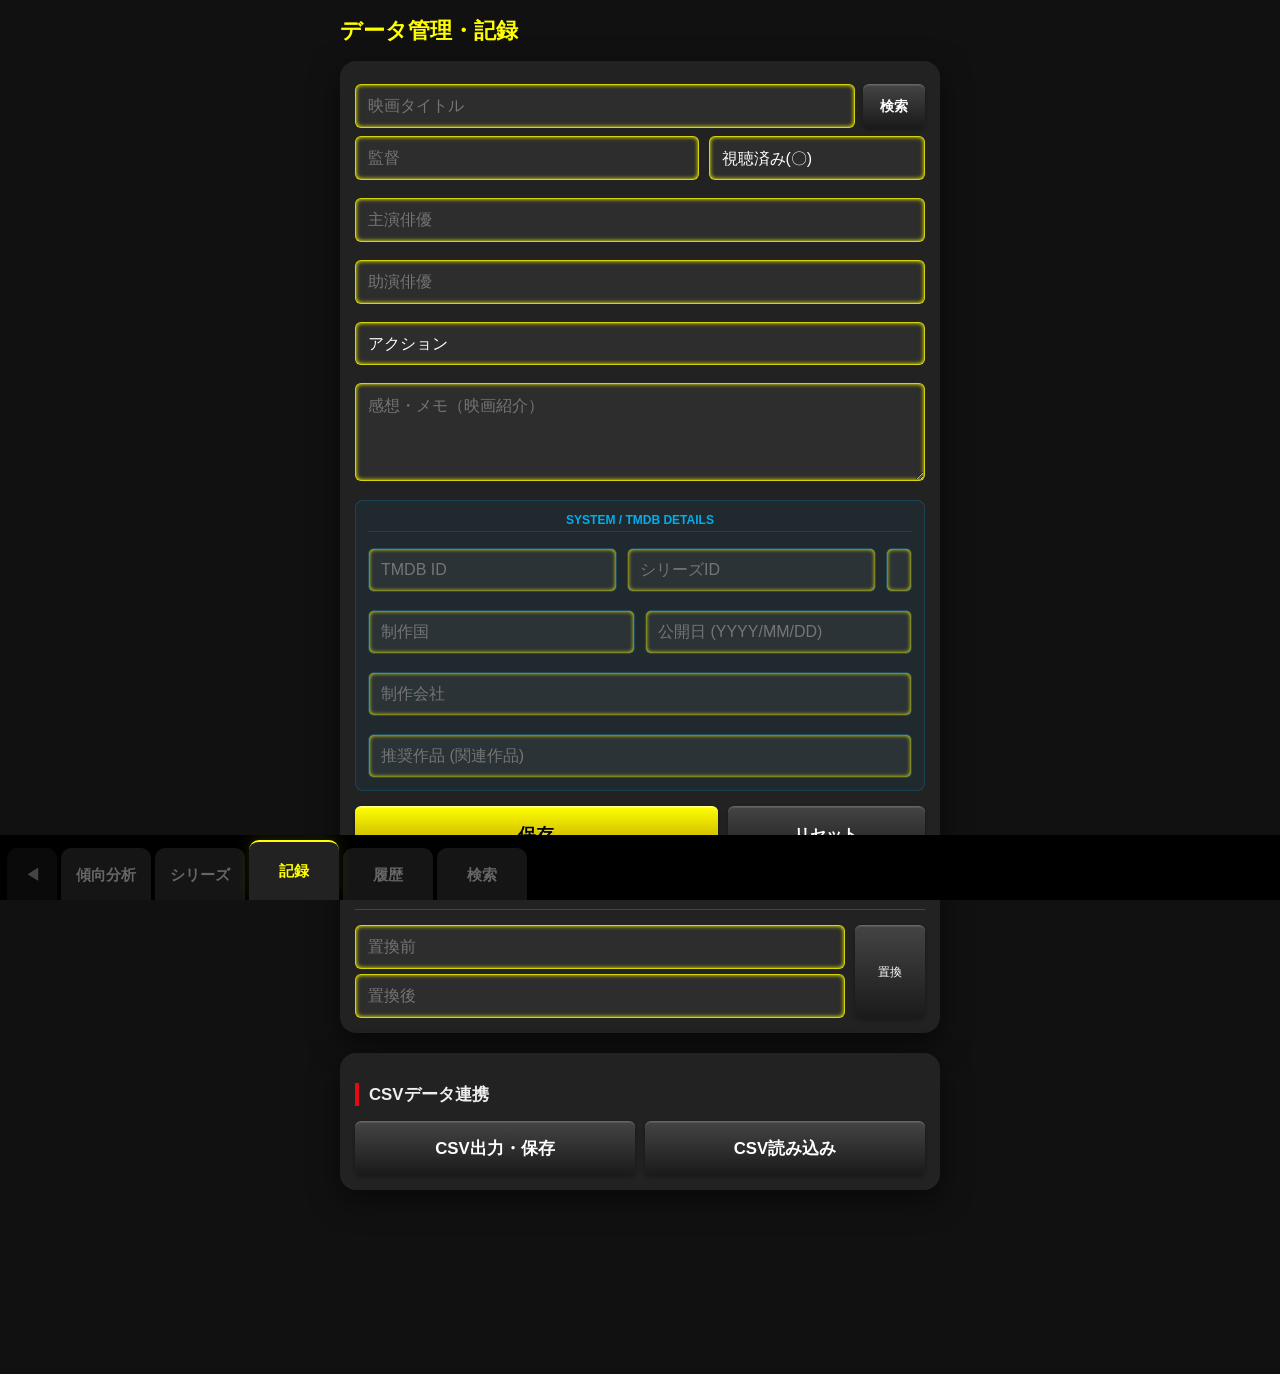
<file: input.html>
<!DOCTYPE html>
<html lang="ja">
<head>
    <meta charset="UTF-8">
    <meta name="viewport" content="width=device-width, initial-scale=1.0, user-scalable=no, viewport-fit=cover">
    <title>記録 - 映画鑑賞管理 Pro</title>
    <link rel="manifest" href="manifest.json">
    <meta name="apple-mobile-web-app-capable" content="yes">
    <meta name="apple-mobile-web-app-status-bar-style" content="black-translucent">
    <link rel="stylesheet" href="style.css">
    <script src="datasource.js"></script>
    <script src="tmdb_api.js"></script>
    <script src="common.js"></script>
    <style>
        /* レイアウト・色彩・デザイン規律の完全維持 */
        #inputHeader { 
            color: #ffff00; 
            font-weight: bold; 
        }
        
        .tmdb-data-section {
            background: rgba(0, 173, 239, 0.05);
            border: 1px solid rgba(0, 173, 239, 0.2);
            border-radius: 8px;
            padding: 12px;
            margin: 15px 0;
        }

        .tmdb-section-label {
            display: block;
            font-size: 0.75rem;
            color: #00adef;
            margin-bottom: 8px;
            font-weight: bold;
            text-align: center;
            border-bottom: 1px solid rgba(0, 173, 239, 0.2);
            padding-bottom: 4px;
        }

        .admin-fields-group { 
            display: flex; 
            gap: 10px; 
            margin-bottom: 10px; 
        }
        
        /* --- 入力項目のサイバー・グロウ演出 --- */
        input, select, textarea {
            background: rgba(255, 255, 255, 0.05) !important;
            color: #fff !important;
            border-radius: 6px;
            /* 通常時：薄い黄色のネオン境界線 */
            border: 1px solid rgba(255, 255, 0, 0.8) !important;
            box-shadow: inset 0 0 4px rgba(255, 255, 0, 1.5);
            transition: all 0.3s ease;
            outline: none;
        }

        /* フォーカス時：鮮やかなイエロー発光 */
        input:focus, select:focus, textarea:focus {
            border: 1px solid #ffff00 !important;
            box-shadow: 0 0 12px rgba(255, 255, 0, 0.4), inset 0 0 6px rgba(255, 255, 0, 0.1);
            background: rgba(255, 255, 0, 0.08) !important;
        }

        /* SYSTEMセクション内も規律を維持しつつフォーカス時は黄色に */
        .tmdb-data-section input {
            border: 1px solid rgba(0, 173, 239, 0.2) !important;
            color: #ccc !important;
        }
        .tmdb-data-section input:focus {
            border: 1px solid #ffff00 !important;
            box-shadow: 0 0 12px rgba(255, 255, 0, 0.4);
        }

        .replace-section {
            margin-top: 20px;
            padding-top: 15px;
            border-top: 1px dashed rgba(255,255,255,0.2);
        }

        /* --- メタリック・ボタン仕様 --- */
        .btn-save {
            background: linear-gradient(to bottom, #ffff00 0%, #aa8800 100%) !important;
            color: #000 !important;
            border: none;
            border-top: 1px solid #ffff88;
            box-shadow: inset 0 1px 0 rgba(255, 255, 255, 0.3), 0 2px 4px rgba(0,0,0,0.3);
            font-weight: bold;
            text-shadow: 0 1px 0 rgba(255, 255, 255, 0.4);
            border-radius: 6px;
            transition: transform 0.1s;
        }

        .btn-search, .btn-data, .btn-csv, .btn-reset {
            background: linear-gradient(to bottom, #444 0%, #1a1a1a 100%) !important;
            color: #fff !important;
            border: none;
            border-top: 1px solid #666;
            box-shadow: inset 0 1px 0 rgba(255, 255, 255, 0.1), 0 2px 4px rgba(0,0,0,0.3);
            border-radius: 6px;
            transition: transform 0.1s;
        }

        .btn-save:active, .btn-search:active, .btn-data:active, .btn-csv:active, .btn-reset:active {
            transform: scale(0.97);
            box-shadow: inset 0 2px 5px rgba(0,0,0,0.5);
        }

        /* 新ナビゲーションバー（スライド機能＋境界線なし） */
.nav-bar {
    position: fixed; bottom: 0; left: 0; right: 0;
    display: flex; align-items: flex-end;
    background: #000;
    padding: 0 5px env(safe-area-inset-bottom);
    z-index: 1000;
    height: 65px;
    border-top: none !important; /* 外枠の線を消す */
    box-shadow: none !important;
}
        /* スワイプ領域 */
        .nav-scroll-container {
            flex: 1; display: flex; align-items: flex-end;
            overflow-x: auto; overflow-y: hidden; height: 100%;
            -webkit-overflow-scrolling: touch;
        }
        .nav-scroll-container::-webkit-scrollbar { display: none; }

.nav-item {
    flex: 0 0 90px; position: relative;
    text-align: center; text-decoration: none;
    height: 50px;
    display: flex; flex-direction: column; justify-content: center; align-items: center;
    background: #151515;
    margin: 0 2px;
    border-radius: 10px 10px 0 0;
    color: #666; font-size: 0.95rem; font-weight: bold;
    transition: all 0.3s ease;
    border-top: 2px solid transparent;
        }
.nav-item.active {
    height: 58px;
    background: #222;
    color: #fff;
    border-top: 2px solid currentColor; 
    border-radius: 10px 10px 0 0;
    z-index: 2;
}

.active-input { 
    color: #ffff00 !important; 
    border-top: 2px solid #ffff00 !important; 
    box-shadow: 0 -5px 15px rgba(255, 255, 0, 0.1);
}

        /* 戻るボタン専用 */
        .nav-back { flex: 0 0 50px; background: #0a0a0a; color: #444; }
    </style>
</head>
<body>

<div id="tmdbOverlay" class="search-results-overlay">
    <div class="search-results-container">
        <h2 style="color:var(--primary); border:none;">候補を選択してください</h2>
        <div id="tmdbResultsList"></div>
        <button class="btn-reset" onclick="closeTmdbOverlay()" style="margin-top:15px; width:100%;">キャンセル</button>
    </div>
</div>

<div class="container" style="padding-bottom: 100px;">
    <div id="page-input" class="page active">
        <h1 id="inputHeader">データ管理・記録</h1>
        
        <div class="card">
            <input type="hidden" id="editKey"> 
            <input type="hidden" id="isCopyMode" value="false">
            
            <div class="search-row">
                <input type="text" id="movieTitle" placeholder="映画タイトル">
                <button type="button" class="btn-search" id="btn-search-trigger" onclick="searchTmdbMovie()">検索</button>
            </div>

            <div style="display:flex; gap:10px; margin-bottom:10px;">
                <input type="text" id="movieDirector" placeholder="監督" style="flex:1;">
                <select id="movieStatus" style="flex:0.6;">
                    <option value="〇" selected>視聴済み(〇)</option>
                    <option value="◎">お気に入り(◎)</option>
                    <option value="×">駄作(×)</option>
                    <option value="□">未視聴(□)</option>
                </select>
            </div>

            <input type="text" id="leadActor" placeholder="主演俳優" style="margin-bottom:10px;">
            <input type="text" id="subActor" placeholder="助演俳優" style="margin-bottom:10px;">
            
            <select id="movieGenre" style="margin-bottom:10px;">
                <option value="SF">SF</option><option value="アクション" selected>アクション</option>
                <option value="ドラマ">ドラマ</option><option value="アニメ">アニメ</option>
                <option value="サスペンス">サスペンス</option><option value="コメディ">コメディ</option>
                <option value="ファンタジー">ファンタジー</option><option value="ホラー">ホラー</option>
            </select>

            <textarea id="movieComment" rows="4" placeholder="感想・メモ（映画紹介）"></textarea>

            <div class="tmdb-data-section">
                <span class="tmdb-section-label">SYSTEM / TMDB DETAILS</span>
                <div class="admin-fields-group">
                    <input type="text" id="tmdbId" placeholder="TMDB ID">
                    <input type="text" id="seriesId" placeholder="シリーズID">
                    <input type="text" id="tmdbVote" placeholder="評価" style="flex:0.5;">
                </div>
                <div class="admin-fields-group">
                    <input type="text" id="country" placeholder="制作国">
                    <input type="text" id="releaseFullDate" placeholder="公開日 (YYYY/MM/DD)">
                </div>
                <input type="text" id="company" class="system-input-field" placeholder="制作会社" style="margin-bottom:10px; width:100%; box-sizing:border-box;">
                <input type="text" id="recommended" class="system-input-field" placeholder="推奨作品 (関連作品)" style="width:100%; box-sizing:border-box;">
                <input type="hidden" id="imageUrl">
            </div>

            <div class="action-group">
                <button id="saveBtn" class="btn-save" onclick="saveLog()">保存</button>
                <button type="button" class="btn-reset" onclick="resetForm()">リセット</button>
            </div>

            <div class="replace-section">
                <div class="replace-container">
                    <div class="replace-inputs">
                        <input type="text" id="replaceFrom" placeholder="置換前">
                        <input type="text" id="replaceTo" placeholder="置換後">
                    </div>
                    <button type="button" class="btn-data" onclick="executeReplace()">置換</button>
                </div>
            </div>
        </div>
        
        <div class="card">
            <h2>CSVデータ連携</h2>
            <div class="csv-menu-grid">
                <button class="btn-csv" onclick="exportCSV()">CSV出力・保存</button>
                <button class="btn-csv" onclick="document.getElementById('csvFile').click()">CSV読み込み</button>
            </div>
            <input type="file" id="csvFile" style="display:none;" accept=".csv" onchange="importCSV(this)">
        </div>
    </div>
</div>

<nav class="nav-bar">
    <a href="javascript:history.back()" class="nav-item nav-back">◀︎</a>
    <div class="nav-scroll-container">
        <a href="index.html" class="nav-item">傾向分析</a>
        <a href="series.html" class="nav-item">シリーズ</a>
        <a href="input.html" class="nav-item active active-input">記録</a>
        <a href="history.html" class="nav-item">履歴</a>
        <a href="search.html" class="nav-item">検索</a>
    </div>
</nav>
<script>
    const safeKatakana = (str) => {
        if (typeof toFullWidthKatakana === 'function') return toFullWidthKatakana(str);
        return str;
    };

    window.onload = function() {
        // アクティブなタブまでスクロール
        const activeItem = document.querySelector('.nav-item.active');
        if (activeItem) {
            activeItem.scrollIntoView({ behavior: 'smooth', inline: 'center', block: 'nearest' });
        }

        const logs = loadMovies(); 
        const params = new URLSearchParams(window.location.search);
        const key = params.get('key'); 
        const isCopy = params.get('copy') === 'true';
        const fromRec = params.get('from');

        const recData = sessionStorage.getItem('recMovie');
        if (fromRec === 'rec' && recData) {
            const m = JSON.parse(recData);
            document.getElementById('tmdbId').value = m.tmdbId !== undefined ? m.tmdbId : 0;
            document.getElementById('seriesId').value = m.seriesId || "";
            document.getElementById('tmdbVote').value = m.tmdbVote || 0;
            document.getElementById('movieTitle').value = m.title || "";
            document.getElementById('movieDirector').value = m.director || "";
            document.getElementById('leadActor').value = m.leadActor || "";
            document.getElementById('subActor').value = m.subActors || "";
            document.getElementById('movieGenre').value = m.genre || "アクション";
            document.getElementById('movieComment').value = m.comment || "";
            document.getElementById('releaseFullDate').value = m.releaseFullDate || "";
            document.getElementById('country').value = m.country || "";
            document.getElementById('company').value = m.company || "";
            document.getElementById('recommended').value = m.recommended || "";
            document.getElementById('imageUrl').value = m.imageUrl || "";
            document.getElementById('movieStatus').value = m.status || "□";
            sessionStorage.removeItem('recMovie');
            document.getElementById('inputHeader').innerText = "おすすめを登録";
        } else if (key) {
            const m = logs.find(l => String(l[15]) === String(key)); 
            if(m) {
                if (isCopy) {
                    fillFormForCopy(m);
                    document.getElementById('saveBtn').innerText = "追加保存";
                    document.getElementById('isCopyMode').value = "true";
                } else {
                    fillFormFull(m);
                    document.getElementById('editKey').value = m[15]; 
                    document.getElementById('saveBtn').innerText = "更新";
                }
            }
        }
    };

    function fillFormForCopy(m) {
        document.getElementById('tmdbId').value = ""; 
        document.getElementById('movieTitle').value = m[2] || ""; 
        document.getElementById('movieDirector').value = m[3] || "";
        document.getElementById('movieGenre').value = m[4] || "アクション";
        document.getElementById('movieComment').value = m[7] || ""; 
        document.getElementById('movieStatus').value = m[12] || "〇";
        document.getElementById('leadActor').value = m[13] || ""; 
        document.getElementById('subActor').value = m[14] || "";
        document.getElementById('releaseFullDate').value = m[5] || "";
        document.getElementById('country').value = m[9] || "";
    }

    function fillFormFull(m) {
        document.getElementById('tmdbId').value = m[0] || "";
        document.getElementById('seriesId').value = m[1] || "";
        document.getElementById('movieTitle').value = m[2] || ""; 
        document.getElementById('movieDirector').value = m[3] || "";
        document.getElementById('movieGenre').value = m[4] || "アクション";
        document.getElementById('releaseFullDate').value = m[5] || ""; 
        document.getElementById('tmdbVote').value = m[6] || "";       
        document.getElementById('movieComment').value = m[7] || ""; 
        document.getElementById('imageUrl').value = m[8] || "";
        document.getElementById('country').value = m[9] || "";
        document.getElementById('company').value = m[10] || "";
        document.getElementById('recommended').value = m[11] || "";
        document.getElementById('movieStatus').value = m[12] || "〇";
        document.getElementById('leadActor').value = m[13] || ""; 
        document.getElementById('subActor').value = m[14] || "";
    }

    async function searchTmdbMovie() {
        const title = document.getElementById('movieTitle').value.trim();
        if (!title) return;
        try {
            const res = await fetch(`https://api.themoviedb.org/3/search/movie?api_key=${TMDB_API_KEY}&query=${encodeURIComponent(title)}&language=ja-JP`);
            const data = await res.json();
            if (data.results?.length > 0) showTmdbOverlay(data.results);
            else alert("映画が見つかりませんでした。");
        } catch (e) { alert("検索エラーが発生しました。"); }
    }

    function showTmdbOverlay(movies) {
        const list = document.getElementById('tmdbResultsList');
        list.innerHTML = movies.map(m => `
            <div class="search-item" onclick="fetchMovieDetails('${m.id}')">
                <img src="${m.poster_path ? 'https://image.tmdb.org/t/p/w92' + m.poster_path : 'https://via.placeholder.com/60x90'}">
                <div style="flex:1;">
                    <div style="color:var(--accent); font-weight:bold; font-size:1rem;">${m.title}</div>
                    <div style="color:#888; font-size:0.8rem;">${m.release_date || '不明'}</div>
                </div>
            </div>`).join('');
        document.getElementById('tmdbOverlay').style.display = 'block';
    }

    function closeTmdbOverlay() { document.getElementById('tmdbOverlay').style.display = 'none'; }

    async function fetchMovieDetails(id) {
        try {
            const m = await (await fetch(`https://api.themoviedb.org/3/movie/${id}?api_key=${TMDB_API_KEY}&language=ja-JP&append_to_response=credits,recommendations`)).json();
            document.getElementById('tmdbId').value = m.id || 0;
            document.getElementById('seriesId').value = m.belongs_to_collection ? m.belongs_to_collection.id : "";
            document.getElementById('tmdbVote').value = m.vote_average || 0;
            document.getElementById('imageUrl').value = m.poster_path ? 'https://image.tmdb.org/t/p/w500' + m.poster_path : "";
            document.getElementById('country').value = m.production_countries?.map(c => c.name).join(', ') || "";
            document.getElementById('company').value = m.production_companies?.map(c => c.name).join(', ') || "";
            const recTitles = m.recommendations?.results?.slice(0, 3).map(r => r.title).join(', ') || "";
            document.getElementById('recommended').value = recTitles;
            document.getElementById('movieTitle').value = m.title || "";
            document.getElementById('movieDirector').value = m.credits?.crew?.find(c => c.job === "Director")?.name || "";
            document.getElementById('leadActor').value = m.credits?.cast?.[0]?.name || "";
            document.getElementById('subActor').value = m.credits?.cast?.[1]?.name || "";
            document.getElementById('releaseFullDate').value = m.release_date || "";
            document.getElementById('movieComment').value = m.overview || "";
            document.getElementById('movieStatus').value = "〇";
            closeTmdbOverlay();
        } catch (e) { console.error(e); alert("詳細取得エラー。"); }
    }

    function saveLog() {
        const title = document.getElementById('movieTitle').value; 
        if(!title) return;
        const editKey = document.getElementById('editKey').value;
        const isCopy = document.getElementById('isCopyMode').value === "true";
        const now = new Date();
        const timestamp = now.getFullYear() + "/" + String(now.getMonth() + 1).padStart(2, '0') + "/" + String(now.getDate()).padStart(2, '0') + " " + String(now.getHours()).padStart(2, '0') + ":" + String(now.getMinutes()).padStart(2, '0') + ":" + String(now.getSeconds()).padStart(2, '0');
        const finalTmdbId = document.getElementById('tmdbId').value.trim() === "" ? "0" : document.getElementById('tmdbId').value;

        const data = [
            finalTmdbId, document.getElementById('seriesId').value || "", safeKatakana(title), safeKatakana(document.getElementById('movieDirector').value),
            document.getElementById('movieGenre').value, document.getElementById('releaseFullDate').value || "", document.getElementById('tmdbVote').value || 0,
            safeKatakana(document.getElementById('movieComment').value), document.getElementById('imageUrl').value || "", document.getElementById('country').value || "",
            document.getElementById('company').value || "", document.getElementById('recommended').value || "", document.getElementById('movieStatus').value,
            safeKatakana(document.getElementById('leadActor').value), safeKatakana(document.getElementById('subActor').value), (editKey && !isCopy) ? editKey : timestamp                                    
        ];

        const logs = loadMovies();
        if (editKey && !isCopy) { 
            const idx = logs.findIndex(l => String(l[15]) === String(editKey)); 
            if(idx > -1) { logs[idx] = data; saveMovies(logs); }
        } else { logs.push(data); saveMovies(logs); }
        alert("保存しました。");
        location.href = "history.html";
    }

    function resetForm() { if(confirm("入力をリセットしますか？")) location.href = "input.html"; }

    async function exportCSV() {
        const freshLogs = loadMovies();
        if (freshLogs.length === 0) { alert("出力するデータがありません。"); return; }
        const now = new Date();
        const dateStr = now.getFullYear() + String(now.getMonth() + 1).padStart(2, '0') + String(now.getDate()).padStart(2, '0');
        const fileName = `movie_logs_ver09_${dateStr}.csv`;
        let csv = "TMDB_ID,SERIES_ID,タイトル,監督,ジャンル,公開日,TMDb評価,紹介文,画像URL,制作国,制作会社,推奨作品,ステータス,主演,助演,登録日時\n";
        freshLogs.forEach(l => { 
            const clean = l.map(field => `"${(field || "").toString().replace(/\r?\n/g, " ").replace(/"/g, '""')}"`);
            csv += clean.join(",") + "\n";
        });
        const blob = new Blob([new Uint8Array([0xEF, 0xBB, 0xBF]), csv], { type: 'text/csv' });
        if (navigator.share && navigator.canShare && navigator.canShare({ files: [new File([blob], fileName, { type: 'text/csv' })] })) {
            try { await navigator.share({ files: [new File([blob], fileName, { type: 'text/csv' })], title: '映画鑑賞データ保存', text: 'CSVファイルを保存します。' }); } catch (err) { if (err.name !== "AbortError") legacyDownload(blob, fileName); }
        } else { legacyDownload(blob, fileName); }
    }

    function legacyDownload(blob, fileName) {
        const link = document.createElement('a'); link.href = URL.createObjectURL(blob); link.download = fileName;
        document.body.appendChild(link); link.click(); document.body.removeChild(link);
        alert(`ダウンロードを開始しました。\n(ファイル名: ${fileName})`);
    }

    function importCSV(input) {
        const file = input.files[0]; if (!file) return;
        const reader = new FileReader();
        reader.onload = function(e) {
            const text = e.target.result; const lines = text.split(/\r?\n/); const newLogs = [];
            for (let i = 1; i < lines.length; i++) {
                if (!lines[i].trim()) continue;
                const row = lines[i].match(/(".*?"|[^",\s]+)(?=\s*,|\s*$)/g);
                if (row) { newLogs.push(row.map(v => v.replace(/^"|"$/g, '').replace(/""/g, '"'))); }
            }
            if (newLogs.length > 0) { saveMovies(newLogs); alert(newLogs.length + " 件のデータを読み込みました。"); location.reload(); }
        };
        reader.readAsText(file);
    }

    function executeReplace() {
        const f = document.getElementById('replaceFrom').value;
        const t = document.getElementById('replaceTo').value;
        if(!f) return;
        let movies = loadMovies();
        movies = movies.map(m => m.map(field => (typeof field === 'string') ? field.split(f).join(t) : field));
        saveMovies(movies);
        alert("置換が完了しました。");
        location.reload();
    }
</script>
</body>
</html>
</file>
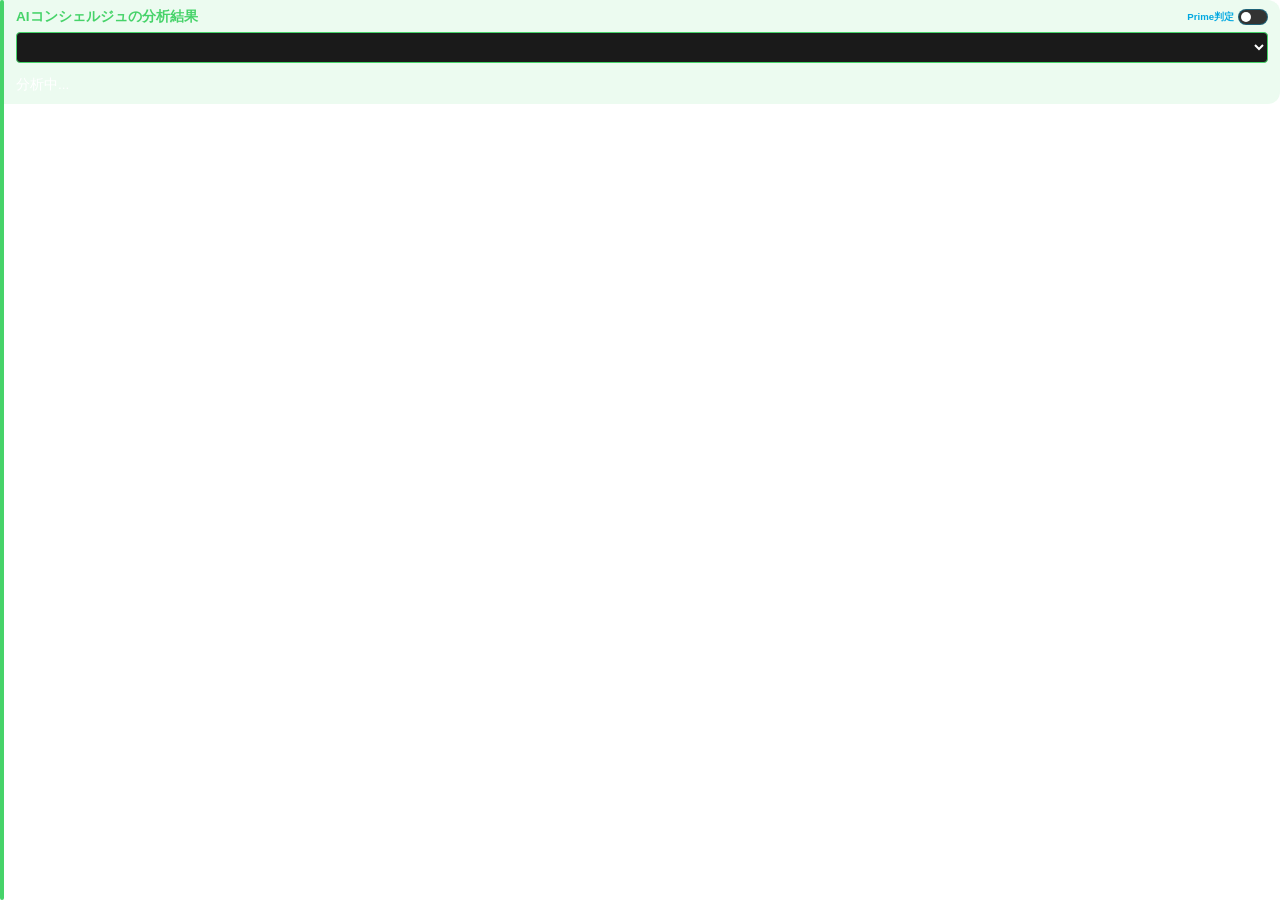
<file: parts_ai_rec.html>
<!DOCTYPE html>
<html lang="ja">
<head>
<meta charset="UTF-8">
<meta name="viewport" content="width=device-width, initial-scale=1.0, user-scalable=no, viewport-fit=cover">

<script src="datasource.js"></script>
<script src="tmdb_api.js"></script>
<script src="common.js"></script>

<style>
/* ===== S10 スタイル定義 ===== */

:root { --accent:#e50914; --ai-green:#46d369; --prime-blue:#00a8e1; --disabled-grey:#555; }

html, body{
margin:0;
padding:0;
background:transparent;
color:#fff;
font-family:sans-serif;
overflow:hidden;
height:100%;
}

.ai-analysis-container{
display:flex;
flex-direction:column;
height:100vh;
height:100dvh;
position:relative;
padding-left:0;
margin:0;
}

.ai-analysis-container::before{
content:"";
position:absolute;
left:0;
top:0;
bottom:0;
width:4px;
background:var(--ai-green);
border-radius:4px;
z-index:2;
}

/* ヘッダー */
.ai-header-flex{
flex:0 0 auto;
display:flex;
flex-direction:column;
background:rgba(70,211,105,0.1);
border-radius:0 12px 0 0;
padding:8px 12px 8px 16px;
gap:6px;
}

.ai-header-row1{
display:flex;
align-items:center;
gap:10px;
}

.ai-header-row2{
width:100%;
}

.ai-title-label{
font-weight:bold;
color:var(--ai-green);
font-size:0.85rem;
white-space:nowrap;
}

.prime-switch-wrapper{
display:flex;
align-items:center;
gap:4px;
margin-left:auto;
}

.prime-switch-text{
font-size:0.6rem;
color:var(--prime-blue);
font-weight:bold;
white-space:nowrap;
}

.prime-switch{
position:relative;
display:inline-block;
width:30px;
height:16px;
}

.prime-switch input{
opacity:0;
width:0;
height:0;
}

.prime-slider{
position:absolute;
cursor:pointer;
top:0;
left:0;
right:0;
bottom:0;
background-color:#333;
transition:.4s;
border-radius:16px;
border:1px solid rgba(0,168,225,0.4);
}

.prime-slider:before{
position:absolute;
content:"";
height:10px;
width:10px;
left:2px;
bottom:2px;
background:white;
transition:.4s;
border-radius:50%;
}

input:checked + .prime-slider{
background-color:var(--prime-blue);
}

input:checked + .prime-slider:before{
transform:translateX(14px);
}

#ranking-select{
background:#1a1a1a;
color:#fff;
border:1px solid var(--ai-green);
border-radius:4px;
font-size:0.8rem;
padding:6px;
outline:none;
width:100%;
}

/* AIコメントとアニメーション */
.ai-bubble{
flex:0 0 auto;
background:rgba(70,211,105,0.1);
padding:4px 12px 10px 16px;
border-radius:0 0 12px 0;
font-size:0.85rem;
line-height:1.4;
margin-bottom:8px;
transition: color 0.3s ease;
}

/* 点滅アニメーション定義 */
@keyframes pulse {
0% { opacity: 0.4; }
50% { opacity: 1; }
100% { opacity: 0.4; }
}

.pulse-green {
color: var(--ai-green) !important;
animation: pulse 1.5s infinite;
}

.pulse-red {
color: #ff4444 !important;
animation: pulse 1.5s infinite;
font-weight: bold;
}

/* 推薦カード */
.rec-container{
flex:1;
min-height:0;
position:relative;
overflow:hidden;
width:100%;
}

.rec-slider{
display:flex;
height:100%;
overflow-x:auto;
scroll-snap-type:x mandatory;
gap:0;
-webkit-overflow-scrolling:touch;
}

.rec-slider::-webkit-scrollbar{
display:none;
}

.rec-card{
flex:0 0 100%;
scroll-snap-align:start;
display:flex;
flex-direction:column;
background:rgba(255,255,255,0.05);
padding:10px 12px;
box-sizing:border-box;
height:100%;
overflow:hidden;
}

.rec-title-row{
flex:0 0 auto;
display:flex;
justify-content:space-between;
align-items:center;
margin-bottom:8px;
padding-bottom:4px;
border-bottom:1px solid rgba(255,255,255,0.1);
}

.rec-title{
font-size:0.95rem;
font-weight:bold;
color:var(--ai-green);
white-space:nowrap;
overflow:hidden;
text-overflow:ellipsis;
flex:1;
margin-right:8px;
}

.rec-no{
font-size:0.7rem;
color:#888;
}

.rec-main-content{
flex:1;
display:flex;
flex-direction:row;
gap:12px;
min-height:0;
overflow:hidden;
}

.rec-img-wrapper{
flex:0 0 50%;
height:100%;
aspect-ratio:2/3;
display:flex;
align-items:center;
justify-content:center;
}

.rec-img{
width:120%!important;
height:120%!important;
object-fit:contain;
border-radius:6px;
cursor:pointer;
display:block;
}

.rec-info{
flex:1;
display:flex;
flex-direction:column;
min-width:0;
height:100%;
}

.rec-overview{
flex:1;
font-size:0.82rem;
color:#eee;
line-height:1.35;
overflow-y:auto;
padding-right:4px;
margin-bottom:8px;
}

.btn-prime-video{
flex:0 0 auto;
background:var(--disabled-grey);
color:#fff;
font-size:0.75rem;
font-weight:bold;
text-align:center;
padding:8px 0;
border-radius:4px;
text-decoration:none;
display:block;
width:100%;
box-shadow:0 2px 4px rgba(0,0,0,0.3);
}

.btn-prime-video.active-prime{
background:var(--prime-blue);
}

.btn-prime-video.not-found{
background:var(--disabled-grey);
}
/* Amazon Prime判定中専用（series.htmlのデザインを完全移植） */
.prime-loading-msg-sync {
    color: var(--prime-blue) !important;
    font-size: 0.85rem !important;
    font-weight: bold !important;
    font-family: -apple-system, BlinkMacSystemFont, "Segoe UI", Roboto, "Helvetica Neue", Arial, sans-serif !important;
    letter-spacing: 0.03em;
    text-align: center;
    padding: 10px 0;
    display: block;
    width: 100%;
    animation: pulse 1.5s infinite;
}

</style>
</head>

<body>
<div class="ai-analysis-container">
<div class="ai-header-flex">
<div class="ai-header-row1">
<div class="ai-title-label">AIコンシェルジュの分析結果</div>
<div class="prime-switch-wrapper">
<span class="prime-switch-text">Prime判定</span>
<label class="prime-switch">
<input type="checkbox" id="prime-priority-toggle" onchange="togglePrimePriority()">
<span class="prime-slider"></span>
</label>
</div>
</div>
<div class="ai-header-row2">
<select id="ranking-select" onchange="changeSelection(this.value)"></select>
</div>
</div>
<div id="ai-comment" class="ai-bubble">分析中...</div>
<div id="recommendationContainer" class="rec-container"></div>
</div>

<script>
/* ===== S30 初期設定・定数 ===== */
const MAX_REC = 20;
const TMDB_ID_INDEX = 0;

const GENRE_ID_MAP = {
"アクション":28, "アドベンチャー":12, "アニメ":16, "コメディ":35, "犯罪":80, "ドラマ":18,
"ファンタジー":14, "ホラー":27, "ミステリー":9648, "ロマンス":10749, "SF":878, "サスペンス":53,
"戦争":10752, "西部劇":37, "ドキュメンタリー":99, "ファミリー":10751, "音楽":10402, "歴史":36
};

let currentType = "";
let currentLogs = [];
let currentExcludeIds = [];
let cachedMovieList = [];
let lastCommentText = "";

window.addEventListener('pageshow', function(event) {
initPage();
});

/* ===== S40 ページ初期化 ===== */
function initPage() {
currentLogs = typeof loadMovies === 'function' ? loadMovies() : [];
const params = new URLSearchParams(window.location.search);
currentType = params.get('type') || 'actor';
const savedKeyword = sessionStorage.getItem(`lastRecKeyword_${currentType}`);
const urlKeyword = params.get('keyword');
const keyword = savedKeyword || urlKeyword;
currentExcludeIds = (params.get('excludeIds') || "").split(',');

setupRankingDropdown(currentType, keyword);
if (keyword) {
const select = document.getElementById('ranking-select');
const rank = select.selectedIndex + 1;
startAnalysis(currentType, keyword, rank);
fetchSliderData(currentType, keyword, currentLogs, currentExcludeIds);
}
}
function setupRankingDropdown(type, initialKeyword) {
const select = document.getElementById('ranking-select');
let list = [];

if (type === 'genre' && parent.genreStats) {
list = Object.keys(parent.genreStats).sort((a,b) => parent.genreStats[b] - parent.genreStats[a]);
}
else if (type === 'director' && parent.topDirectorsData) {
list = parent.topDirectorsData.map(d => d.name);
}
else if (type === 'actor' && parent.topActorsData) {
list = parent.topActorsData.map(a => a.name);
}

if (list.length === 0 && initialKeyword) list = [initialKeyword];

select.innerHTML = list.map((name, i) => {
const label = (type === 'genre') ? name : `${name} (${i + 1}位)`;
return `<option value="${name}" ${name === initialKeyword ? 'selected' : ''}>${label}</option>`;
}).join('');
}

/* ===== S50 ユーザー操作対応 ===== */
function changeSelection(val) {
if (!val) return;
sessionStorage.setItem(`lastRecKeyword_${currentType}`, val);
sessionStorage.removeItem(`lastRecIndex_${currentType}_${val}`);
document.getElementById('prime-priority-toggle').checked = false;
const select = document.getElementById('ranking-select');
const rank = select.selectedIndex + 1;
startAnalysis(currentType, val, rank);
fetchSliderData(currentType, val, currentLogs, currentExcludeIds);
}

async function togglePrimePriority() {
const isChecked = document.getElementById('prime-priority-toggle').checked;
const keyword = sessionStorage.getItem(`lastRecKeyword_${currentType}`);
const commentBox = document.getElementById('ai-comment');

if (!isChecked) {
// トグルOFF時は元のAIコメントに戻し、クラスをリセット
commentBox.innerText = lastCommentText;
commentBox.className = "ai-bubble";
renderSlider(cachedMovieList, keyword);
return;
}

// ★追加：オフライン判定
if (!navigator.onLine) {
commentBox.innerText = "ネットに接続されていません";
commentBox.className = "ai-bubble pulse-red"; // 赤文字点滅
// スイッチを自動でOFFに戻す（フリーズ防止）
setTimeout(() => {
document.getElementById('prime-priority-toggle').checked = false;
commentBox.innerText = lastCommentText;
commentBox.className = "ai-bubble";
}, 3000);
return;
}

// ★オンラインなら確認中を表示（緑文字点滅）
commentBox.innerText = "Amazon Prime 配信状況を確認中...";
commentBox.className = "prime-loading-msg-sync";


for (let i = 0; i < cachedMovieList.length; i++) {
const m = cachedMovieList[i];
if (m.isPrimeFlatrate === undefined) {
m.isPrimeFlatrate = await window.fetchWatchProviders(m.id);
}

const btn = document.getElementById(`btn-prime-${m.id}`);
if (btn) {
if (m.isPrimeFlatrate === true) {
btn.innerText = "Prime配信中";
btn.classList.add('active-prime');
btn.classList.remove('not-found');
}
else {
btn.innerText = "Primeで検索";
btn.classList.add('not-found');
btn.classList.remove('active-prime');
}
}
}

const sorted = [...cachedMovieList].sort((a, b) => 
(b.isPrimeFlatrate === true ? 1 : 0) - (a.isPrimeFlatrate === true ? 1 : 0)
);

renderSlider(sorted, keyword);

// 判定終了後にアニメーションを解除し、元のコメントに戻す
commentBox.innerText = lastCommentText;
commentBox.className = "ai-bubble";
}

/* ===== S60 AI分析コメント ===== */
function startAnalysis(type, keyword, rank, isOffline = false) {
const commentBox = document.getElementById('ai-comment');
let patterns = [];
const isHisataka = Math.random() > 0.4;
const namePrefix = isHisataka ? "久康さん、" : "";

if (rank === 1) {
patterns = (type === 'genre') ? 
[`${namePrefix}${keyword}作品がお好きですね`, `やはり${keyword}は外せませんね`] :
[`${namePrefix}${keyword}作品です`, `${keyword}作品からです`];
}
else if (rank <= 5) {
patterns = [`${namePrefix}ご指定の${keyword}です`, `${keyword}のお勧めを抜粋しました`];
}
else {
patterns = [`本日は${keyword}の気分でしょうか。`, `${keyword}のリストはこちらです。`];
}

let selectedMsg = patterns[Math.floor(Math.random() * patterns.length)];
if (isOffline) selectedMsg += " (OFFLINE)";

commentBox.innerText = selectedMsg;
commentBox.className = "ai-bubble"; // クラスをリセット
lastCommentText = selectedMsg;
}

/* ===== S70 データ取得(TMDB) ===== */
async function fetchSliderData(type, keyword, logs, excludeIds) {
let url = "";
const allExcludeIds = [...new Set([...logs.map(l => String(l[TMDB_ID_INDEX])), ...excludeIds])];
const cacheKey = `cachedRec_${type}_${keyword}`;

if (type === 'genre') {
const gid = GENRE_ID_MAP[keyword];
if (!gid) return;
try {
let movies = [];
for (let page = 1; page <= 3; page++) {
const res = await fetch(`https://api.themoviedb.org/3/discover/movie?api_key=${window.TMDB_API_KEY}&with_genres=${gid}&language=ja-JP&sort_by=popularity.desc&page=${page}`);
const data = await res.json();
if (!data.results) break;
movies = movies.concat(data.results);
}
const filtered = movies.filter(m => m.poster_path && m.overview && !allExcludeIds.includes(String(m.id)))
.sort((a,b)=>(b.popularity||0)-(a.popularity||0)).slice(0,MAX_REC);
cachedMovieList = filtered;
renderSlider(filtered, keyword);
} catch(e){ console.error("Genre fetch error",e); }
return;
}
else {
const searchRes = await fetch(`https://api.themoviedb.org/3/search/person?api_key=${window.TMDB_API_KEY}&query=${encodeURIComponent(keyword)}&language=ja-JP`);
const searchData = await searchRes.json();
if (searchData.results?.length) {
const pid = searchData.results[0].id;
url = `https://api.themoviedb.org/3/person/${pid}/movie_credits?api_key=${window.TMDB_API_KEY}&language=ja-JP`;
}
}

if (!url) return;
try {
const controller = new AbortController();
const timeoutId = setTimeout(() => controller.abort(), 3000);
const res = await fetch(url, { signal: controller.signal });
clearTimeout(timeoutId);
const data = await res.json();
let movies = (type === 'genre') ? (data.results || []) : (type === 'director' ? (data.crew || []).filter(m => m.job === 'Director') : (data.cast || []));
const filtered = movies.filter(m => m.poster_path && m.overview && !allExcludeIds.includes(String(m.id)))
.sort((a, b) => (b.popularity || 0) - (a.popularity || 0)).slice(0, MAX_REC);
cachedMovieList = filtered;
renderSlider(filtered, keyword);
} catch (e) {
const cachedData = localStorage.getItem(cacheKey);
if (cachedData) { cachedMovieList = JSON.parse(cachedData); renderSlider(cachedMovieList, keyword); }
}
}

/* ===== S80 UI描画・入力連携 ===== */
function renderSlider(movies, keyword) {
const container = document.getElementById('recommendationContainer');
if (movies.length === 0) {
container.innerHTML = '<div style="color:#888; padding:20px; text-align:center; font-size:0.8rem;">未視聴の作品が見つかりませんでした。</div>';
return;
}

container.innerHTML = `<div id="recSlider" class="rec-slider">` + movies.map((m, i) => {
const movieTitle = m.title || m.original_title;
let btnText = "Prime Videoで検索";
let btnClass = "";
if (m.isPrimeFlatrate === true) { btnText = "Prime配信中"; btnClass = "active-prime"; }
else if (m.isPrimeFlatrate === false) { btnText = "Primeで検索"; btnClass = "not-found"; }

return `
<div class="rec-card">
<div class="rec-title-row">
<span class="rec-title">${movieTitle}</span>
<span class="rec-no">No. ${i + 1} / ${movies.length}</span>
</div>
<div class="rec-main-content">
<div class="rec-img-wrapper">
<img src="https://image.tmdb.org/t/p/w342${m.poster_path}" class="rec-img" onclick="sendToInput('${m.id}', ${i}, '${keyword}')">
</div>
<div class="rec-info">
<div class="rec-overview">${m.overview}</div>
<a href="https://www.amazon.co.jp/s?k=${encodeURIComponent(movieTitle)}" target="_blank" id="btn-prime-${m.id}" class="btn-prime-video ${btnClass}">${btnText}</a>
</div>
</div>
</div>`;
}).join('') + `</div>`;

const lastIndex = sessionStorage.getItem(`lastRecKeyword_${currentType}_${keyword}`);
if (lastIndex !== null) {
setTimeout(() => {
const slider = document.getElementById('recSlider');
if (slider) {
const cards = slider.querySelectorAll('.rec-card');
if (cards.length > 0) slider.scrollTo({ left: cards[0].offsetWidth * parseInt(lastIndex), behavior: 'auto' });
}
}, 100);
}
}

async function sendToInput(tmdbId, index, keyword) {
sessionStorage.setItem(`lastRecKeyword_${currentType}`, keyword);
sessionStorage.setItem(`lastRecIndex_${currentType}_${keyword}`, index);
try {
const res = await fetch(`https://api.themoviedb.org/3/movie/${tmdbId}?api_key=${window.TMDB_API_KEY}&language=ja-JP&append_to_response=credits`);
const m = await res.json();
const genreMap = { "Action": "アクション", "Science Fiction": "SF", "Adventure": "ファンタジー", "Comedy": "コメディ", "Drama": "ドラマ", "Animation": "アニメ", "Thriller": "サスペンス", "Crime": "サスペンス", "Horror": "ホラー", "Fantasy": "ファンタジー" };
const data = {
tmdbId: m.id || 0,
seriesId: m.belongs_to_collection ? m.belongs_to_collection.id : "",
title: m.title || "",
director: m.credits?.crew?.find(c => c.job === "Director")?.name || "",
genre: genreMap[m.genres?.[0]?.name] || m.genres?.[0]?.name || "",
releaseFullDate: m.release_date || "",
tmdbVote: m.vote_average || 0,
comment: m.overview || "",
imageUrl: m.poster_path ? `https://image.tmdb.org/t/p/w500${m.poster_path}` : "",
country: m.production_countries?.[0]?.name || "",
company: m.production_companies?.[0]?.name || "",
recommended: "",
status: "□",
leadActor: m.credits?.cast?.[0]?.name || "",
subActors: m.credits?.cast?.slice(1,4).map(a=>a.name).join(' | ') || ""
};
sessionStorage.setItem('recMovie', JSON.stringify(data));
parent.location.href = "input.html?from=rec";
} catch(e){ alert("データ取得エラー"); }
}
</script>
</body>
</html>
</file>
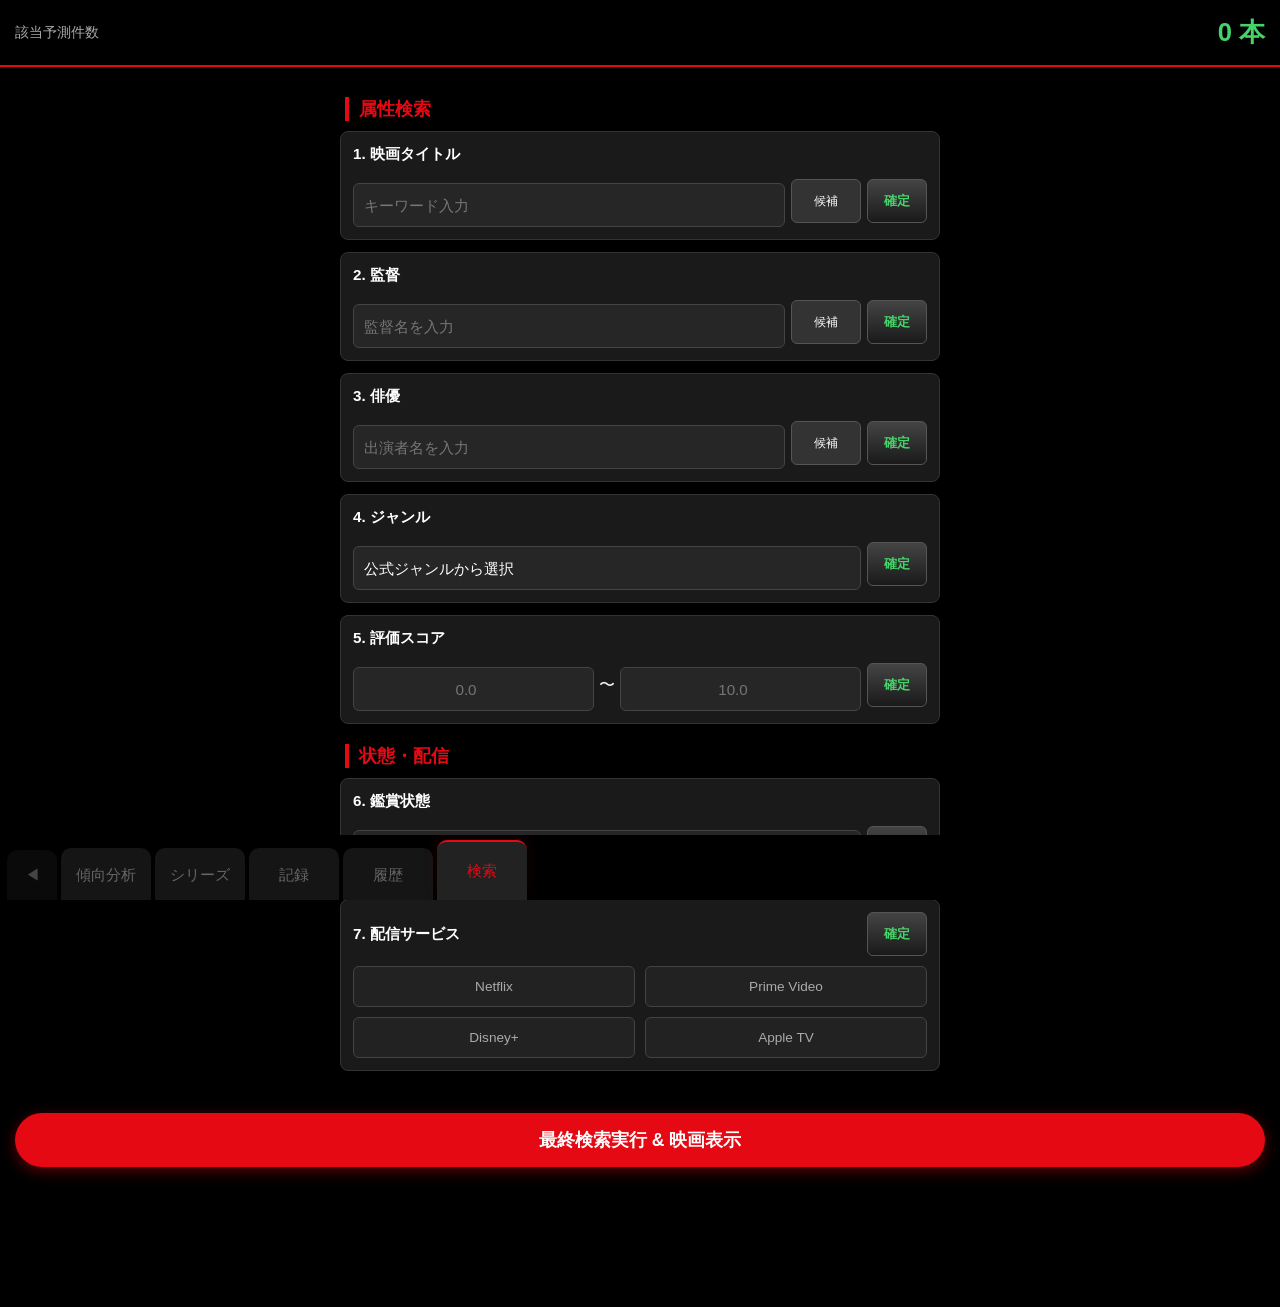
<file: search.html>
<!DOCTYPE html>
<html lang="ja">
<head>
    <meta charset="UTF-8">
    <meta name="viewport" content="width=device-width, initial-scale=1.0, user-scalable=no, viewport-fit=cover">
<meta name="viewport" content="width=device-width, initial-scale=1.0, user-scalable=no, viewport-fit=cover">
<!-- ここから追記：iOSステータスバー制御 -->
<meta name="apple-mobile-web-app-capable" content="yes">
<meta name="apple-mobile-web-app-status-bar-style" content="black-translucent">
<!-- ここまで -->
<title>マイシネマ詳細検索 - Red Edition Final</title>
    <link rel="stylesheet" href="style.css">
    <script src="datasource.js"></script>
    <script src="tmdb_api.js"></script>
    <script src="common.js"></script>
    <style>
        /* カラーテーマ：シネマレッド */
        :root {
            --primary: #e50914; 
            --accent: #46d369;  
            --bg-dark: #000;
            --item-bg: #1a1a1a;
            --border-color: #333;
            --text-red: #e50914;
        }

        body {
            background-color: var(--bg-dark);
            color: #eee;
            margin: 0;
            padding-bottom: 120px; 
            font-family: sans-serif;
            -webkit-user-select: text; /* テキストコピーを許可 */
            user-select: text;
        }

        /* ヘッダー：実数連動 */
        .search-header {
    position: sticky;
    top: 0;
    background: #000;
    /* 修正箇所：15pxの固定値から、セーフエリア加算の動的計算へ変更 */
    padding: calc(15px + env(safe-area-inset-top)) 15px 15px 15px; 
    border-bottom: 2px solid var(--primary);
    z-index: 1000;
    display: flex;
    justify-content: space-between;
    align-items: center;
}

        .header-label { font-size: 0.9rem; color: #aaa; }
        .match-count { font-size: 1.6rem; color: var(--accent); font-weight: bold; }

        .search-container { padding: 10px; max-width: 600px; margin: 0 auto; }
        
        .section-title { 
            font-size: 1.1rem; color: var(--primary); 
            margin: 20px 0 10px 5px; font-weight: bold; 
            border-left: 4px solid var(--primary); padding-left: 10px; 
        }

        .search-item-row {
            background: var(--item-bg); border-radius: 8px; padding: 12px; margin-bottom: 12px;
            border: 1px solid var(--border-color); position: relative;
        }
        .search-item-row.active { border-color: var(--primary); background: #222; }
        .row-top { display: flex; align-items: center; justify-content: space-between; margin-bottom: 10px; }
        .item-label { font-size: 0.95rem; font-weight: bold; color: #fff; }
        
        .input-group { display: flex; gap: 6px; position: relative; align-items: center; }
        .box-free, .box-select {
            height: 44px; background: rgba(255,255,255,0.05); color: #fff;
            border: 1px solid #444; border-radius: 6px; padding: 0 10px; font-size: 0.95rem; flex: 1;
        }
        .score-range { display: flex; align-items: center; gap: 5px; flex: 1; }
        .score-input { width: 60px; text-align: center; }

        .btn-suggest {
            width: 70px; height: 44px; background: #333; color: #fff;
            border: 1px solid #555; border-radius: 6px; font-size: 0.75rem; cursor: pointer;
        }

        .btn-fix {
            width: 60px; height: 44px; background: linear-gradient(to bottom, #444, #1a1a1a);
            color: var(--accent); border: 1px solid #555; border-radius: 6px;
            font-weight: bold; font-size: 0.8rem; cursor: pointer;
        }
        .btn-fix.fixed { background: var(--primary); color: #fff; border-color: var(--primary); }

        .suggest-box {
            position: absolute; top: 46px; left: 0; right: 0;
            background: #2a2a2a; border: 1px solid var(--primary);
            border-radius: 6px; z-index: 2000; max-height: 200px; overflow-y: auto; display: none;
        }
        .suggest-item { padding: 12px; border-bottom: 1px solid #333; font-size: 0.9rem; color: #fff; }

        .provider-grid { display: grid; grid-template-columns: 1fr 1fr; gap: 10px; margin-top: 5px; }
        .provider-btn { 
            background: #222; padding: 12px; border-radius: 6px; border: 1px solid #444; 
            font-size: 0.85rem; text-align: center; color: #aaa; cursor: pointer;
        }
        .provider-btn.active { background: var(--primary); color: #fff; border-color: var(--primary); font-weight: bold; }

        .execute-area { padding: 20px 15px; }
                .btn-execute {
            position: sticky;
            top: calc(70px + env(safe-area-inset-top)); 
            z-index: 900;
            width: 100%;
            height: 54px;
 background: var(--primary); color: #fff;
            border: none; border-radius: 27px; font-weight: bold; font-size: 1.1rem; cursor: pointer;
            box-shadow: 0 4px 15px rgba(229, 9, 20, 0.4);
            transition: all 0.3s ease;
        }
        
        /* 検索中（点滅アニメーション） */
        .btn-execute.loading {
            background: #660000;
            color: #aaa;
            cursor: not-allowed;
            animation: pulse-red 1.5s infinite;
        }

        @keyframes pulse-red {
            0% { opacity: 1; }
            50% { opacity: 0.5; }
            100% { opacity: 1; }
        }

        /* 検索結果カード：history.html 準拠 */
        .log-card { 
            background: rgba(255,255,255,0.03); border-radius: 12px; padding: 15px; 
            margin: 20px 10px; position: relative; border: 1px solid var(--primary); 
        }
        .status-mark { position: absolute; top: 10px; right: 15px; font-size: 1.2rem; }
        .movie-title { font-size: 1.1rem; color: #fff; display: block; margin-bottom: 5px; padding-right: 30px; }
        
        .card-main-row { display: flex; gap: 15px; margin: 10px 0; }
        .poster-box { flex: 0 0 50%; max-width: 50%; }
        .poster-img { width: 100%; aspect-ratio: 2/3; object-fit: cover; border-radius: 6px; background: #222; border: 1px solid #333; }
        .info-box { flex: 0 0 50%; max-width: 50%; }

        .info-label { 
            display: block; font-size: 0.7rem; color: var(--text-red); 
            margin-top: 8px; font-weight: bold; text-transform: uppercase; 
        }
        .info-content { font-size: 0.85rem; color: #ccc; line-height: 1.4; }

        .admin-data-grid {
            display: grid; grid-template-columns: 1fr 1fr; gap: 12px;
            margin-top: 15px; padding: 15px 0; border-top: 1px dashed var(--primary);
        }
        .admin-item { background: rgba(255,255,255,0.05); padding: 8px; border-radius: 4px; }
        .admin-label { display: block; font-size: 0.75rem; color: var(--text-red); margin-bottom: 4px; font-weight: bold; }
        .admin-value { font-size: 0.85rem; color: #eeaa44; word-break: break-all; }
        .full-width { grid-column: span 2; }

        /* 【重要】ナビゲーションバー：history.html のコードを完全移植 */
        .nav-bar {
            position: fixed; bottom: 0; left: 0; right: 0;
            display: flex; align-items: flex-end;
            background: #000;
            padding: 0 5px env(safe-area-inset-bottom);
            z-index: 1000;
            height: 65px;
            border-top: none !important;
            box-shadow: none !important;
        }

        .nav-scroll-container {
            flex: 1; display: flex; align-items: flex-end;
            overflow-x: auto; overflow-y: hidden; height: 100%;
            -webkit-overflow-scrolling: touch;
        }
        .nav-scroll-container::-webkit-scrollbar { display: none; }

        .nav-item {
            flex: 0 0 90px; position: relative;
            text-align: center; text-decoration: none;
            height: 50px;
            display: flex; flex-direction: column; justify-content: center; align-items: center;
            background: #151515;
            margin: 0 2px;
            border-radius: 10px 10px 0 0;
            color: #666; font-size: 0.95rem; font-weight: normal;
            transition: all 0.3s ease;
            border-top: 2px solid transparent;
        }

        .nav-item.active {
            height: 58px;
            background: #222;
            color: #fff;
            z-index: 2;
        }

        /* 検索ページ専用のアクティブスタイル（履歴ページのactive-historyを継承） */
        .active-search { 
            color: var(--primary) !important; 
            border-top: 2px solid var(--primary) !important;
            box-shadow: 0 -5px 15px rgba(229, 9, 20, 0.1); 
        }

        .nav-back { flex: 0 0 50px; background: #0a0a0a; color: #444; border-top: none !important; }

    </style>
</head>
<body>

<div class="search-header">
    <div class="header-label" id="count-label">該当予測件数</div>
    <div class="match-count"><span id="match-num">---</span> 本</div>
</div>

<div class="search-container">
    <div class="section-title">属性検索</div>
    
    <div class="search-item-row" id="row-1">
        <div class="row-top"><div class="item-label">1. 映画タイトル</div></div>
        <div class="input-group">
            <input type="text" class="box-free" id="free-1" placeholder="キーワード入力">
            <button class="btn-suggest" onclick="fetchSuggest(1, 'movie')">候補</button>
            <button class="btn-fix" id="fix-1" onclick="toggleFix(1)">確定</button>
            <div id="suggest-1" class="suggest-box"></div>
        </div>
    </div>

    <div class="search-item-row" id="row-2">
        <div class="row-top"><div class="item-label">2. 監督</div></div>
        <div class="input-group">
            <input type="text" class="box-free" id="free-2" placeholder="監督名を入力">
            <button class="btn-suggest" onclick="fetchSuggest(2, 'person')">候補</button>
            <button class="btn-fix" id="fix-2" onclick="toggleFix(2)">確定</button>
            <div id="suggest-2" class="suggest-box"></div>
        </div>
    </div>

    <div class="search-item-row" id="row-3">
        <div class="row-top"><div class="item-label">3. 俳優</div></div>
        <div class="input-group">
            <input type="text" class="box-free" id="free-3" placeholder="出演者名を入力">
            <button class="btn-suggest" onclick="fetchSuggest(3, 'person')">候補</button>
            <button class="btn-fix" id="fix-3" onclick="toggleFix(3)">確定</button>
            <div id="suggest-3" class="suggest-box"></div>
        </div>
    </div>

    <div class="search-item-row" id="row-4">
        <div class="row-top"><div class="item-label">4. ジャンル</div></div>
        <div class="input-group">
            <select class="box-select" id="free-4">
                <option value="">公式ジャンルから選択</option>
                <option value="28">アクション</option><option value="12">アドベンチャー</option>
                <option value="16">アニメーション</option><option value="35">コメディ</option>
                <option value="80">クライム</option><option value="99">ドキュメンタリー</option>
                <option value="18">ドラマ</option><option value="10751">ファミリー</option>
                <option value="14">ファンタジー</option><option value="36">歴史</option>
                <option value="27">ホラー</option><option value="10402">音楽</option>
                <option value="9648">ミステリー</option><option value="10749">ロマンス</option>
                <option value="878">SF</option><option value="53">スリラー</option>
                <option value="10752">戦争</option><option value="37">西部劇</option>
            </select>
            <button class="btn-fix" id="fix-4" onclick="toggleFix(4)">確定</button>
        </div>
    </div>

    <div class="search-item-row" id="row-5">
        <div class="row-top"><div class="item-label">5. 評価スコア</div></div>
        <div class="input-group">
            <div class="score-range">
                <input type="number" step="0.1" class="box-free score-input" id="free-5-min" placeholder="0.0">
                <span>〜</span>
                <input type="number" step="0.1" class="box-free score-input" id="free-5-max" placeholder="10.0">
            </div>
            <button class="btn-fix" id="fix-5" onclick="toggleFix(5)">確定</button>
        </div>
    </div>

    <div class="section-title">状態・配信</div>

    <div class="search-item-row" id="row-6">
        <div class="row-top"><div class="item-label">6. 鑑賞状態</div></div>
        <div class="input-group">
            <select class="box-select" id="free-6">
                <option value="all">全てを表示</option>
                <option value="unwatched">未鑑賞のみ</option>
                <option value="watched">鑑賞済みのみ</option>
            </select>
            <button class="btn-fix" id="fix-6" onclick="toggleFix(6)">確定</button>
        </div>
    </div>

    <div class="search-item-row" id="row-7">
        <div class="row-top"><div class="item-label">7. 配信サービス</div><button class="btn-fix" id="fix-7" onclick="toggleFix(7)">確定</button></div>
        <div class="provider-grid" id="provider-area">
            <div class="provider-btn" data-id="8" onclick="toggleProvider(this)">Netflix</div>
            <div class="provider-btn" data-id="9" onclick="toggleProvider(this)">Prime Video</div>
            <div class="provider-btn" data-id="337" onclick="toggleProvider(this)">Disney+</div>
            <div class="provider-btn" data-id="2" onclick="toggleProvider(this)">Apple TV</div>
        </div>
    </div>
</div>

<div class="execute-area">
    <button class="btn-execute" id="btn-search-exec" onclick="executeSearch()">最終検索実行 & 映画表示</button>
</div>

<div id="results-display"></div>

<nav class="nav-bar">
    <a href="javascript:history.back()" class="nav-item nav-back">◀︎</a>
    <div class="nav-scroll-container">
        <a href="index.html" class="nav-item">傾向分析</a>
        <a href="series.html" class="nav-item">シリーズ</a>
        <a href="input.html" class="nav-item">記録</a>
        <a href="history.html" class="nav-item">履歴</a>
        <a href="search.html" class="nav-item active active-search">検索</a>
    </div>
</nav>

<script>
    window.onload = () => {
        updateCount();
        const activeItem = document.querySelector('.nav-item.active');
        if (activeItem) {
            activeItem.scrollIntoView({ behavior: 'smooth', inline: 'center', block: 'nearest' });
        }
    };

    function toggleFix(id) {
        const btn = document.getElementById('fix-' + id);
        const row = document.getElementById('row-' + id);
        btn.classList.toggle('fixed');
        row.classList.toggle('active');
        btn.textContent = btn.classList.contains('fixed') ? '解除' : '確定';
        document.getElementById('count-label').innerText = "該当予測件数";
        updateCount();
    }

    function toggleProvider(el) {
        el.classList.toggle('active');
        if(!document.getElementById('fix-7').classList.contains('fixed')) toggleFix(7);
        else updateCount();
    }

    async function fetchSuggest(id, type) {
        const val = document.getElementById('free-' + id).value;
        if (!val) return;
        const sBox = document.getElementById('suggest-' + id);
        sBox.innerHTML = "<div class='suggest-item'>検索中...</div>";
        sBox.style.display = "block";
        try {
            const url = `https://api.themoviedb.org/3/search/${type}?api_key=${TMDB_API_KEY}&query=${encodeURIComponent(val)}&language=ja-JP`;
            const res = await fetch(url);
            const data = await res.json();
            sBox.innerHTML = "";
            let results = data.results;
            if(type === 'person') { results = results.filter(p => p.popularity > 1.0); }
            if (!results.length) { sBox.style.display = "none"; return; }
            results.slice(0, 6).forEach(item => {
                const div = document.createElement('div');
                div.className = 'suggest-item';
                div.textContent = item.title || item.name;
                div.onclick = () => {
                    const input = document.getElementById('free-' + id);
                    input.value = div.textContent;
                    input.dataset.tmdbId = item.id;
                    sBox.style.display = "none";
                };
                sBox.appendChild(div);
            });
        } catch(e) { sBox.style.display = "none"; }
    }

    async function buildTMDbUrl() {
        let params = new URLSearchParams({ api_key: TMDB_API_KEY, language: 'ja-JP', region: 'JP', sort_by: 'popularity.desc' });
        let baseUrl = `https://api.themoviedb.org/3/discover/movie?`;
        if(document.getElementById('row-1').classList.contains('active')) {
            baseUrl = `https://api.themoviedb.org/3/search/movie?`;
            params.append('query', document.getElementById('free-1').value);
        }
        if(document.getElementById('row-2').classList.contains('active')) {
            const id = document.getElementById('free-2').dataset.tmdbId;
            if(id) params.append('with_crew', id);
        }
        if(document.getElementById('row-3').classList.contains('active')) {
            const id = document.getElementById('free-3').dataset.tmdbId;
            if(id) params.append('with_cast', id);
        }
        if(document.getElementById('row-4').classList.contains('active')) {
            const gId = document.getElementById('free-4').value;
            if(gId) params.append('with_genres', gId);
        }
        if(document.getElementById('row-5').classList.contains('active')) {
            const min = document.getElementById('free-5-min').value;
            const max = document.getElementById('free-5-max').value;
            if(min) params.append('vote_average.gte', min);
            if(max) params.append('vote_average.lte', max);
        }
        if(document.getElementById('row-7').classList.contains('active')) {
            const providers = Array.from(document.querySelectorAll('.provider-btn.active')).map(btn => btn.dataset.id);
            if(providers.length) {
                params.append('watch_region', 'JP');
                params.append('with_watch_providers', providers.join('|'));
            }
        }
        return baseUrl + params.toString();
    }

    async function updateCount() {
        try {
            const url = await buildTMDbUrl();
            const res = await fetch(url);
            const data = await res.json();
            document.getElementById('match-num').innerText = (data.total_results || 0).toLocaleString();
        } catch(e) { document.getElementById('match-num').innerText = "0"; }
    }

    async function executeSearch() {
        const btn = document.getElementById('btn-search-exec');
        const display = document.getElementById('results-display');

        // ボタンを検索中モードに切り替え
        btn.classList.add('loading');
        btn.disabled = true;
        btn.textContent = "検索中...";
        
        display.innerHTML = "<p style='text-align:center; padding:30px; color:var(--primary); font-weight:bold;'>全力で追い込み中...</p>";
        
        try {
            const url = await buildTMDbUrl();
            const res = await fetch(url);
            const data = await res.json();
            const logs = typeof loadMovies === 'function' ? loadMovies() : [];
            const activeTitle = document.getElementById('row-1').classList.contains('active') ? document.getElementById('free-1').value.toLowerCase() : "";
            const activeStatus = document.getElementById('row-6').classList.contains('active') ? document.getElementById('free-6').value : "all";
            const directorId = document.getElementById('row-2').classList.contains('active') ? document.getElementById('free-2').dataset.tmdbId : null;

            display.innerHTML = "";
            let renderedCount = 0;
            for (const m of (data.results || [])) {
                if(activeTitle && !m.title.toLowerCase().includes(activeTitle)) continue;
                const isWatched = logs.some(l => String(l[0]) === String(m.id));
                if(activeStatus === 'unwatched' && isWatched) continue;
                if(activeStatus === 'watched' && !isWatched) continue;

                const detailUrl = `https://api.themoviedb.org/3/movie/${m.id}?api_key=${TMDB_API_KEY}&language=ja-JP&append_to_response=watch/providers,credits`;
                const dRes = await fetch(detailUrl);
                const d = await dRes.json();

                if (directorId) {
                    const realDirectors = d.credits?.crew?.filter(c => c.job === 'Director').map(c => String(c.id)) || [];
                    if (!realDirectors.includes(String(directorId))) continue;
                }

                const rawProviders = d["watch/providers"]?.results?.JP?.flatrate || [];
                const providerSet = new Set();
                rawProviders.forEach(p => {
                    let name = p.provider_name;
                    name = name.replace(/\s*\(?with Ads\)?/g, "").replace(/\s*Standard\s*/g, "").trim();
                    if (name.includes("Channel")) { name = name.replace(/Channels?/g, "").trim() + " (追加枠)"; }
                    providerSet.add(name);
                });
                const providerNames = Array.from(providerSet).join(', ') || '情報なし';
                const director = d.credits?.crew?.find(c => c.job === 'Director')?.name || '不明';
                const cast = d.credits?.cast?.slice(0, 3).map(c => c.name).join(', ') || '不明';
                const genres = d.genres?.map(g => g.name).join(', ') || '未設定';
                
                const card = document.createElement('div');
                card.className = 'log-card';
                card.innerHTML = `
                    <div class="status-mark">${isWatched ? '◎' : ''}</div>
                    <strong class="movie-title">${m.title}</strong>
                    <div class="card-main-row">
                        <div class="poster-box"><img src="https://image.tmdb.org/t/p/w500${m.poster_path}" class="poster-img" onerror="this.src='no-image.png'"></div>
                        <div class="info-box">
                            <span class="info-label">監督</span><div class="info-content">${director}</div>
                            <span class="info-label">出演者</span><div class="info-content">主演: ${cast}</div>
                            <span class="info-label">公開日</span><div class="info-content">${m.release_date || '不明'}</div>
                            <span class="info-label">ジャンル</span><div class="info-content">${genres}</div>
                        </div>
                    </div>
                    <span class="info-label">映画紹介</span><div class="info-content" style="white-space: pre-wrap;">${m.overview || 'あらすじ情報はありません。'}</div>
                    <div class="admin-data-grid">
                        <div class="admin-item"><span class="admin-label">TMDB ID</span><div class="admin-value">${m.id}</div></div>
                        <div class="admin-item"><span class="admin-label">評価スコア</span><div class="admin-value" style="color:#ffff00;">${m.vote_average}</div></div>
                        <div class="admin-item full-width"><span class="admin-label">配信サービス (日本)</span><div class="admin-value">${providerNames}</div></div>
                        <div class="admin-item full-width"><span class="admin-label">鑑賞ステータス</span><div class="admin-value" style="color:${isWatched ? 'var(--accent)' : '#888'};">${isWatched ? '鑑賞済み' : '未鑑賞'}</div></div>
                    </div>
                `;
                display.appendChild(card);
                renderedCount++;
            }
            document.getElementById('count-label').innerText = "表示中の映画件数";
            document.getElementById('match-num').innerText = renderedCount.toLocaleString();
            if(renderedCount === 0) display.innerHTML = "<p style='text-align:center; padding:40px; color:#888;'>条件に合う映画はゼロでした。</p>";
        } catch(e) { 
            display.innerHTML = "<p style='text-align:center; padding:20px;'>検索エラーが発生しました。</p>"; 
        } finally {
            // ボタンを元の状態に戻す
            btn.classList.remove('loading');
            btn.disabled = false;
            btn.textContent = "最終検索実行 & 映画表示";
        }
    }
</script>
</body>
</html>
</file>
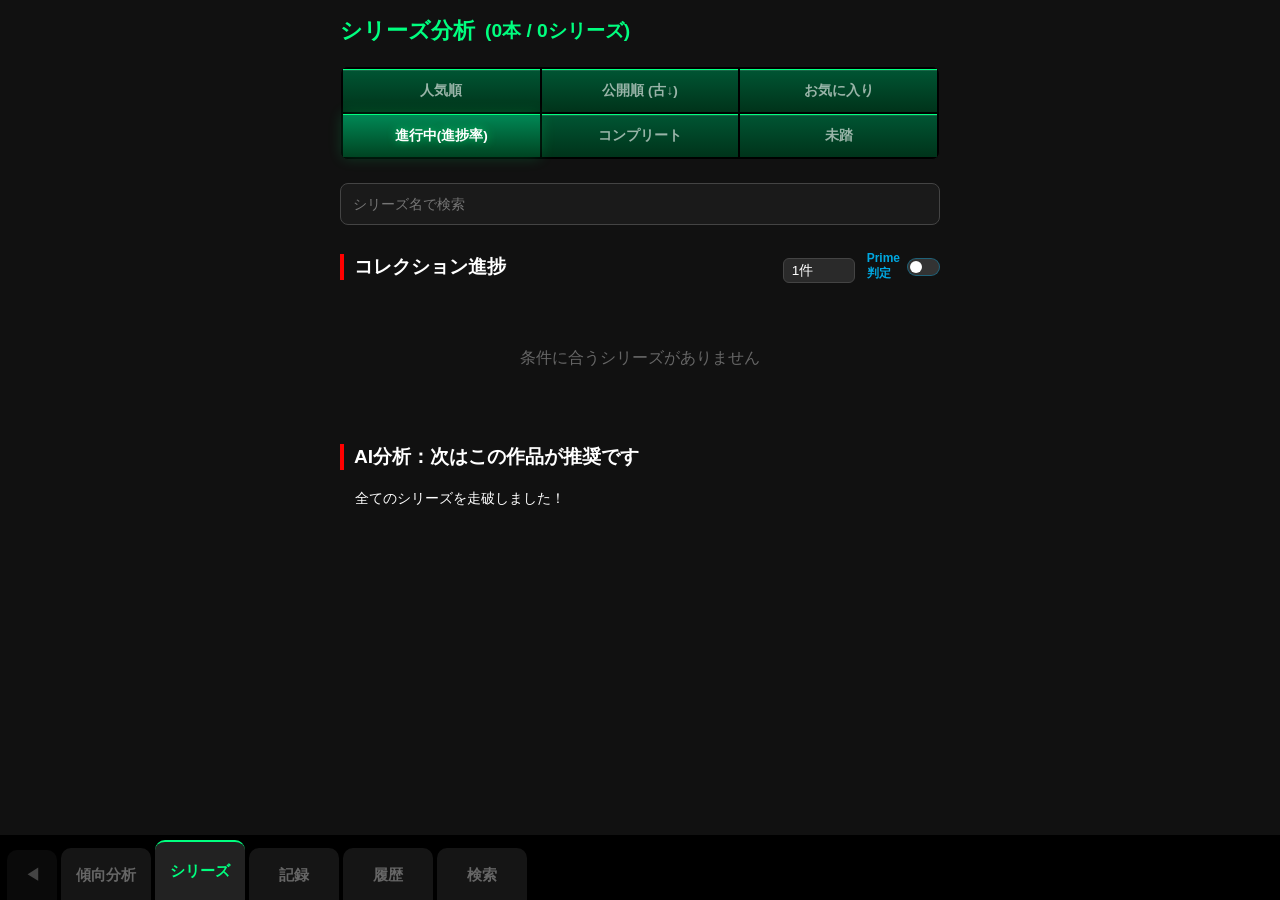
<file: series.html>
<!DOCTYPE html>
<html lang="ja">
<head>
    <meta charset="UTF-8">
    <meta name="viewport" content="width=device-width, initial-scale=1.0, user-scalable=no, viewport-fit=cover">
    <title>シリーズ分析 - 映画鑑賞管理 Pro</title>
    <link rel="manifest" href="manifest.json">
    <meta name="apple-mobile-web-app-capable" content="yes">
    <meta name="apple-mobile-web-app-status-bar-style" content="black-translucent">
    <link rel="stylesheet" href="style.css">
    <script src="datasource.js"></script>
    <script src="tmdb_api.js"></script>
    <script src="common.js"></script>
    
    <style>
       /* ===== S10 スタイル定義（最新UIを完全固定） ===== */
        :root { --prime-blue: #00A8E1; }
        #page-series h1 { 
            color: #00ff7f; 
            margin-bottom: 20px; 
            display: flex; 
            align-items: center; 
        }

        .header-count { color: #00ff7f; font-size: 1.2rem; margin-left: 10px; font-weight: bold; }

        .filter-button-grid {
            display: grid; grid-template-columns: repeat(3, 1fr); gap: 2px;
            margin-bottom: 15px; background: #000; padding: 2px;
            border-radius: 8px; border: 1px solid #111;
        }
        .filter-btn { 
            padding: 12px 0; border: none;
            background: linear-gradient(to bottom, #005533 0%, #00331a 100%);
            color: rgba(255, 255, 255, 0.6); font-size: 0.85rem; font-weight: bold;
            cursor: pointer; transition: all 0.2s ease; position: relative;
            box-shadow: inset 0 1px 0 rgba(255, 255, 255, 0.1); border-top: 1px solid #00ff7f;
        }
        .filter-btn.active { 
            background: linear-gradient(to bottom, #008855 0%, #004422 100%);
            color: #fff; box-shadow: 0 0 15px rgba(0, 255, 127, 0.2);
            text-shadow: 0 0 8px rgba(0, 255, 127, 0.6); z-index: 2;
        }

        .search-container { margin-bottom: 20px; }
        .search-input { 
            width: 100%; background: #1a1a1a; border: 1px solid #444; color: #fff; 
            padding: 12px; border-radius: 8px; font-size: 0.9rem; outline: none; box-sizing: border-box;
        }

        .section-header-flex { display: flex; justify-content: space-between; align-items: center; margin: 25px 0 15px; }
        .section-title { color: #ffffff; font-size: 1.2rem; border-left: 4px solid #ff0000; padding-left: 10px; margin: 0; font-weight: bold; }
        
        .filter-controls { display: flex; align-items: center; gap: 12px; }
        /* 件数プルダウン：1, 3, 10, 20, 30, 全部の6択 */
        #displayCount {
            background: #2a2a2a; color: #fff; border: 1px solid #444;
            padding: 4px 8px; border-radius: 6px; font-size: 0.85rem; outline: none;
        }

        /* Primeトグル：最新の横並びデザイン */
        .prime-switch-wrapper { display: inline-flex; align-items: center; gap: 6px; }
        .prime-switch-text { font-size: 0.75rem; color: var(--prime-blue); font-weight: bold; }
        .prime-switch { position: relative; display: inline-block; width: 34px; height: 18px; }
        .prime-switch input { opacity: 0; width: 0; height: 0; }
        .prime-slider {
            position: absolute; cursor: pointer; top: 0; left: 0; right: 0; bottom: 0;
            background-color: #333; transition: .4s; border-radius: 20px; border: 1px solid rgba(0,168,225,0.4);
        }
        .prime-slider:before {
            position: absolute; content: ""; height: 12px; width: 12px; left: 2px; bottom: 2px;
            background: white; transition: .4s; border-radius: 50%;
        }
        input:checked + .prime-slider { background-color: var(--prime-blue); }
        input:checked + .prime-slider:before { transform: translateX(16px); }

        .prime-loading-msg { color: var(--prime-blue); font-size: 0.85rem; text-align: center; margin: 10px 0; display: none; font-weight: bold; animation: primePulse 1.5s infinite; }
        @keyframes primePulse { 0% { opacity: 0.4; } 50% { opacity: 1; } 100% { opacity: 0.4; } }

        /* カードデザイン（青枠は削除） */
        .series-card { background: rgba(255,255,255,0.05); border-radius: 8px; padding: 15px; margin-bottom: 12px; border: 1px solid rgba(255,255,255,0.1); cursor: pointer; }
        .series-header { display: flex; gap: 12px; align-items: center; border: 1px solid #00ff7f; border-radius: 8px; padding: 10px; position: relative; }
        .series-thumb { width: 65px; aspect-ratio: 2/3; object-fit: cover; border-radius: 6px; background: #222; border: 1px solid #333; }
        .series-info { flex: 1; }
        .series-name { font-weight: bold; font-size: 1.05rem; color: #fff; display: block; margin-bottom: 5px; padding-right: 28px; }
        
        .prime-status-badge {
            position: absolute; top: 2px; right: 2px; width: 12px; height: 12px; border-radius: 50%;
            font-size: 8px; font-weight: 900; display: flex; align-items: center; justify-content: center;
            z-index: 10; border: 1px solid rgba(255,255,255,0.1); pointer-events: none;
        }
        .prime-status-badge.is-active { background: #00a8e1; color: #fff; box-shadow: 0 0 8px rgba(0, 168, 225, 0.4); }
        .prime-status-badge.is-none { background: #333; color: #777; }

        .progress-container { background: #333; border-radius: 10px; height: 10px; margin: 8px 0; overflow: hidden; }
        .progress-bar { background: linear-gradient(90deg, #ff4500, #eeaa44); height: 100%; transition: width 0.6s ease; }
        .progress-text { font-size: 0.75rem; color: #aaa; display: flex; justify-content: space-between; }
        .comp-badge { background: #ff0000; color: #fff; font-size: 0.65rem; padding: 2px 6px; border-radius: 4px; margin-left: 8px; font-weight: bold; }

        .series-details { display: none; margin-top: 15px; padding-top: 15px; border-top: 1px solid rgba(255,255,255,0.1); }
        .series-details.active { display: grid; grid-template-columns: repeat(3, 1fr); gap: 12px; }
        
        .movie-mini-card { position: relative; text-align: center; }
        .movie-mini-card img { width: 100%; aspect-ratio: 2/3; object-fit: cover; border-radius: 6px; border: 1px solid #444; margin-bottom: 5px; }
        .movie-title { font-size: 0.65rem; color: #ccc; line-height: 1.2; display: -webkit-box; -webkit-line-clamp: 2; -webkit-box-orient: vertical; overflow: hidden; }
        .movie-mini-card.watched img { border: 1px solid #eeaa44; }
        .movie-mini-card.unwatched img { filter: grayscale(100%); opacity: 0.4; }
        
        .unwatched-label { position: absolute; top: 5px; left: 50%; transform: translateX(-50%); background: rgba(0,0,0,0.7); color: #00ff7f; font-size: 0.6rem; padding: 1px 4px; border-radius: 3px; font-weight: bold; z-index: 2; border: 1px solid #00ff7f; }
        .prime-overlay-btn { position: absolute; bottom: 33px; left: 0; right: 0; background: rgba(85, 85, 85, 0.9); color: #fff; font-size: 0.6rem; font-weight: bold; padding: 4px 0; border-radius: 0 0 6px 6px; z-index: 3; text-decoration: none; }
        .prime-overlay-btn.is-active { background: rgba(0, 168, 225, 1); }

        /* AI推奨枠 */
        .recommend-container { display: flex; flex-direction: column; gap: 15px; }
        .rec-ai-wrapper { position: relative; border-left: 4px solid #00ff7f; background: rgba(255, 255, 255, 0.03); border-radius: 0 12px 12px 0; margin-bottom: 20px; padding-bottom: 45px; }
        .rec-card-main { display: flex; gap: 15px; padding: 15px 15px 5px; }
        .rec-poster-large { width: 110px; aspect-ratio: 2/3; object-fit: cover; border-radius: 8px; }
        .rec-content { flex: 1; min-width: 0; }
        .rec-title-big { font-size: 1.1rem; color: #eeaa44; font-weight: bold; margin-bottom: 8px; display: block; }
        .rec-meta { font-size: 0.8rem; color: #00adef; margin-bottom: 8px; }
        .rec-desc { font-size: 0.8rem; color: #bbb; line-height: 1.5; display: -webkit-box; -webkit-line-clamp: 4; -webkit-box-orient: vertical; overflow: hidden; }
        .ai-message { padding: 5px 15px 5px; font-size: 0.85rem; color: #fff; }
        .btn-prime { position: absolute; right: 15px; bottom: 15px; display: inline-block; background: #555; color: #fff; padding: 6px 12px; border-radius: 4px; font-size: 0.75rem; text-decoration: none; font-weight: bold; }
        .btn-prime.is-active { background: #00a8e1; }
        .loading { text-align: center; padding: 50px; color: #666; }

/* 新ナビゲーションバー（スライド機能＋境界線なし） */
.nav-bar {
    position: fixed; bottom: 0; left: 0; right: 0;
    display: flex; align-items: flex-end;
    background: #000;
    padding: 0 5px env(safe-area-inset-bottom);
    z-index: 1000;
    height: 65px;
    border-top: none !important;
    box-shadow: none !important;
}

/* スワイプ領域 */
.nav-scroll-container {
    flex: 1; display: flex; align-items: flex-end;
    overflow-x: auto; overflow-y: hidden; height: 100%;
    -webkit-overflow-scrolling: touch;
}
.nav-scroll-container::-webkit-scrollbar { display: none; }

.nav-item {
    flex: 0 0 90px; position: relative;
    text-align: center; text-decoration: none;
    height: 50px;
    display: flex; flex-direction: column; justify-content: center; align-items: center;
    background: #151515;
    margin: 0 2px;
    border-radius: 10px 10px 0 0;
    color: #666; font-size: 0.95rem; font-weight: bold;
    transition: all 0.3s ease;
    border-top: 2px solid transparent;
}

.nav-item.active {
    height: 58px;
    background: #222;
    color: #00ff7f !important;
    border-top: 2px solid #00ff7f !important; /* 緑の線を優先表示 */
    border-radius: 10px 10px 0 0;
    z-index: 2;
}

/* 戻るボタン専用 */
.nav-back { flex: 0 0 50px; background: #0a0a0a; color: #444; border-top: none !important; }

    </style>
</head>
<body>
<div class="container" style="padding-bottom: 100px;">
    <div id="page-series" class="page active">
        <h1>シリーズ分析 <span id="headerTotal" class="header-count">(-)</span></h1>
        
        <div class="filter-button-grid">
            <button id="btn-pop" class="filter-btn" onclick="setFilter('pop')">人気順</button>
            <button id="btn-date" class="filter-btn" onclick="setFilter('date')">公開順 (古↓)</button>
            <button id="btn-fav" class="filter-btn" onclick="setFilter('fav')">お気に入り</button>
            <button id="btn-ing" class="filter-btn active" onclick="setFilter('ing')">進行中(進捗率)</button>
            <button id="btn-comp" class="filter-btn" onclick="setFilter('comp')">コンプリート</button>
            <button id="btn-new" class="filter-btn" onclick="setFilter('new')">未踏</button>
        </div>

        <div class="search-container">
            <input type="text" id="seriesSearch" class="search-input" placeholder="シリーズ名で検索" oninput="refreshView()">
        </div>

        <div class="section-header-flex">
            <div class="section-title">コレクション進捗</div>
            <div class="filter-controls">
                <select id="displayCount" onchange="refreshView()">
                    <option value="1" selected>1件</option>
                    <option value="3">3件</option>
                    <option value="10">10件</option>
                    <option value="20">20件</option>
                    <option value="30">30件</option>
                    <option value="999">全部</option>
                </select>
                <div class="prime-switch-wrapper">
                    <span class="prime-switch-text">Prime判定</span>
                    <label class="prime-switch">
                        <input type="checkbox" id="series-prime-toggle" onchange="toggleSeriesPrime()">
                        <span class="prime-slider"></span>
                    </label>
                </div>
            </div>
        </div>

        <div id="new-loading-msg" class="prime-loading-msg" style="display: none;">未踏の人気映画シリーズ検索中...</div>
        <div id="prime-loading-msg" class="prime-loading-msg">Amazon prime 配信状況を確認中...</div>
        <div id="seriesProgressList"><div class="loading">ライブラリを解析中...</div></div>
        
        <div class="section-title" style="margin: 25px 0 15px;">AI分析：次はこの作品が推奨です</div>
        <div id="recommendArea" class="recommend-container"><div class="loading">最適な続編を探索中...</div></div>
    </div>
</div>

<nav class="nav-bar">
    <a href="javascript:history.back()" class="nav-item nav-back">◀︎</a>
    <div class="nav-scroll-container">
        <a href="index.html" class="nav-item">傾向分析</a>
        <a href="series.html" class="nav-item active">シリーズ</a>
        <a href="input.html" class="nav-item">記録</a>
        <a href="history.html" class="nav-item">履歴</a>
        <a href="search.html" class="nav-item">検索</a>
    </div>
</nav>
<script>
/* ===== S30 初期設定・定数 ===== */
    const I = {
        ID: 0, SERIES: 1, TITLE: 2, DIR: 3, GENRE: 4, YEAR: 5, TMDB_RATE: 6, MEMO: 7,
        IMG: 8, CTRY: 9, COMP: 10, REC: 11, STAT: 12, ACT: 13, SUB: 14, WATCH: 15
    };
    const IMG_PATH = "https://image.tmdb.org/t/p/w342";
    let globalSeriesData = [];
    let allWatchedIds = new Set();
    
    // デフォルトを「進行中(進捗率)」に変更
    let currentFilter = 'ing';
    let dateSortAsc = true;
    let ingSortMode = 'percent'; 
    let primeStatusCache = {};
    let isCheckingPrime = false;

    // --- [修正版] 画像リトライ＆ジャンル補完回路 ---
    function tryJPG(imgElement, genre = "") {
        if (!imgElement.src || imgElement.dataset.errorCount >= 3) return;
        
        // エラー回数をカウント
        imgElement.dataset.errorCount = (parseInt(imgElement.dataset.errorCount) || 0) + 1;
        const count = parseInt(imgElement.dataset.errorCount);

        if (count === 1) {
            // 1回目：.jpg と .JPG の入れ替え試行
            const currentSrc = imgElement.src;
            if (currentSrc.endsWith(".jpg")) imgElement.src = currentSrc.replace(".jpg", ".JPG");
            else if (currentSrc.endsWith(".JPG")) imgElement.src = currentSrc.replace(".JPG", ".jpg");
            else imgElement.src = currentSrc + "?retry=1";
        } else if (count === 2) {
            // 2回目：ジャンル別ローカル画像へ切り替え
            const g = (genre || "").toLowerCase();
            let fallback = "generic.jpg"; 
            if (g.includes("アクション")) fallback = "action.jpg";
            else if (g.includes("アニメ")) fallback = "anime.JPG";
            else if (g.includes("コメディ")) fallback = "comedy.jpg";
            else if (g.includes("ドラマ")) fallback = "drama.jpg";
            else if (g.includes("ファンタジー")) fallback = "fantasy.jpg";
            else if (g.includes("ホラー")) fallback = "horror.JPG";
            else if (g.includes("ミステリー")) fallback = "mystery.jpg";
            else if (g.includes("sf") || g.includes("サイエンス")) fallback = "sf.jpg";
            else if (g.includes("サスペンス")) fallback = "suspense.jpg";
            
            console.log(`[Fallback] Image missing. Genre: ${genre} -> using ${fallback}`);
            imgElement.src = fallback;
        } else {
            // 3回目：最終手段
            imgElement.src = "no-image.png";
            imgElement.onerror = null;
        }
    }


/* ===== S40 ページ初期化・解析 ===== */
    document.addEventListener('DOMContentLoaded', async function() {
        console.log("=== [S40] Page Load Started ===");
        try {
            // データの読み込み
            const logs = (typeof loadMovies === 'function') ? loadMovies() : (window.CinemaData ? window.CinemaData.logs : []);
            console.log(`=== [S40] History Logs Loaded: ${logs.length} items ===`);
            
            // 下記に続く analyzeSeries 関数を呼び出す
            await analyzeSeries(logs);
            
            // ナビゲーションの「シリーズ」タブを中央へスライド表示
            const activeItem = document.querySelector('.nav-item.active');
            if (activeItem) {
                activeItem.scrollIntoView({ behavior: 'smooth', inline: 'center', block: 'nearest' });
            }
            
        } catch(e) {
            console.error("!!! [S40] Critical Initialization Error:", e);
        }
    });

    async function analyzeSeries(logs) {
        const startTime = performance.now();
        console.log("--- [Analyze] Start Series Analysis ---");
        
        try {
            const seriesMap = {};
            const favSeriesIds = new Set();
            allWatchedIds = new Set();
            
            const idxId = (typeof I !== 'undefined') ? I.ID : 0;
            const idxSid = (typeof I !== 'undefined') ? I.SERIES : 1;
            const idxStat = (typeof I !== 'undefined') ? I.STAT : 12;

            logs.forEach(l => {
                const mid = String(l[idxId] || "").trim();
                const sid = String(l[idxSid] || "").trim();
                const status = String(l[idxStat] || "");
                if (mid && mid !== "" && mid !== "---") allWatchedIds.add(mid);
                if (sid && sid !== "---" && sid !== "") {
                    if (!seriesMap[sid]) seriesMap[sid] = { watchedIds: new Set() };
                    if (mid) seriesMap[sid].watchedIds.add(mid);
                    if (status.includes("◎")) favSeriesIds.add(sid);
                }
            });

            const seriesIds = Object.keys(seriesMap);
            const totalCount = seriesIds.length;
            console.log(`--- [Analyze] Found ${totalCount} unique series IDs ---`);

            const results = [];
            for (let i = 0; i < seriesIds.length; i++) {
                const sid = seriesIds[i];
                try {
                    if (i > 0 && i % 10 === 0) await new Promise(r => setTimeout(r, 50));

                    const data = await window.fetchSeriesDetails(sid);
                    if (data && data.parts) {
                        const parts = data.parts.sort((a,b) => {
                            const dateA = a.release_date || "9999-99-99";
                            const dateB = b.release_date || "9999-99-99";
                            return new Date(dateA) - new Date(dateB);
                        });
                        const watched = parts.filter(p => allWatchedIds.has(String(p.id)));
                        
                        // 画像補完のためにジャンル名を保持
                        const genreName = (data.genres && data.genres.length > 0) ? data.genres[0].name : "";

                        results.push({
                            id: sid, name: data.name, 
                            poster: data.poster_path ? (IMG_PATH + data.poster_path) : "no-image.png",
                            total: parts.length, watchedCount: watched.length, 
                            percent: Math.round((watched.length / parts.length) * 100),
                            popularity: data.popularity || 0, isFavorite: favSeriesIds.has(sid),
                            firstRelease: parts[0]?.release_date || "9999-99-99", parts: parts,
                            isAiRecommended: false,
                            genre: genreName 
                        });
                        console.log(`[Analyze] Progress: ${i+1}/${totalCount} - ${data.name} (OK)`);
                    } else {
                        console.warn(`[Analyze] ${i+1}/${totalCount} - ID:${sid} (No Data)`);
                    }
                } catch (e) {
                    console.error(`[Analyze] ${i+1}/${totalCount} - ID:${sid} (FAILED)`, e);
                }
            }
            
            globalSeriesData = results;
            const endTime = performance.now();
            console.log(`--- [Analyze] Finished in ${((endTime - startTime)/1000).toFixed(2)}s. Total: ${globalSeriesData.length} series ---`);
            
            refreshView();
            runIntelligenceSort();
            
        } catch(e) {
            console.error("!!! [Analyze] Major Loop Error:", e);
            document.getElementById('seriesProgressList').innerHTML = '<div class="loading">解析エラーが発生しました。</div>';
        }
    }
/* ===== 新機能: AIインテリジェンス・ソート ===== */
    async function runIntelligenceSort() {
        console.log("--- [AI] Intelligence Sort Started ---");
        const loadingMsg = document.getElementById('prime-loading-msg');
        if(loadingMsg) loadingMsg.style.display = 'block';

        let inProgress = globalSeriesData.filter(s => s.percent > 0 && s.percent < 100);
        inProgress.sort((a, b) => b.percent - a.percent);

        let targetSeries = null;
        console.log("[AI] Searching Prime in top 10...");
        targetSeries = await findPrimeInGroup(inProgress.slice(0, 10));

        if (!targetSeries && inProgress.length > 10) {
            console.log("[AI] Searching Prime in next 10...");
            targetSeries = await findPrimeInGroup(inProgress.slice(10, 20));
        }

        if (targetSeries) {
            console.log(`[AI] Recommended: ${targetSeries.name}`);
            targetSeries.isAiRecommended = true;
        }

        if(loadingMsg) loadingMsg.style.display = 'none';
        refreshView(); 
        console.log("--- [AI] Intelligence Sort Finished ---");
    }

    async function findPrimeInGroup(group) {
        for (let s of group) {
            let unwatchedParts = s.parts.filter(p => !allWatchedIds.has(String(p.id)));
            for (let p of unwatchedParts) {
                if (primeStatusCache[p.id] === undefined) {
                    try {
                        primeStatusCache[p.id] = await window.fetchWatchProviders(p.id);
                        console.log(`[AI-Prime] Checked: ${p.title} -> ${primeStatusCache[p.id]}`);
                    } catch(e) { console.error(`[AI-Prime] Fetch Error: ${p.title}`, e); }
                }
                if (primeStatusCache[p.id] === true) return s;
            }
        }
        return null;
    }

/* ===== 新機能: 手動Prime判定トグル ===== */
    async function toggleSeriesPrime() {
        const isChecked = document.getElementById('series-prime-toggle').checked;
        console.log(`--- [Prime Toggle] Switched to: ${isChecked} ---`);
        if (!isChecked) {
            refreshView();
            return;
        }

        const loadingMsg = document.getElementById('prime-loading-msg');
        if(loadingMsg) loadingMsg.style.display = 'block';

        const limit = parseInt(document.getElementById('displayCount').value);
        let list = getCurrentSortedList().slice(0, limit);
        
        await performPrimeCheckList(list);

        if(loadingMsg) loadingMsg.style.display = 'none';
        refreshView();
    }

    async function performPrimeCheckList(list) {
        if (isCheckingPrime) return;
        isCheckingPrime = true;
        console.log(`[Prime Check] Batch processing ${list.length} series...`);
        
        for (const s of list) {
            if (!s.parts || s.percent >= 100) continue; 
            for (const p of s.parts) {
                if (allWatchedIds.has(String(p.id))) continue;
                if (primeStatusCache[p.id] !== undefined) continue;
                
                try {
                    const isPrime = await window.fetchWatchProviders(p.id);
                    primeStatusCache[p.id] = isPrime;
                    console.log(`[Prime Check] ${p.title}: ${isPrime}`);
                    updatePrimeBadgeUI(s.id);
                    await new Promise(resolve => setTimeout(resolve, 300));
                } catch(e) { console.error(`[Prime Check] Error: ${p.title}`, e); }
            }
        }
        isCheckingPrime = false;
        console.log("[Prime Check] Batch complete.");
    }

    function updatePrimeBadgeUI(seriesId) {
        const series = globalSeriesData.find(s => s.id === seriesId);
        if (!series || series.percent >= 100) return;
        const badge = document.querySelector(`#badge-${seriesId}`);
        if (!badge) return;
        
        const hasPrime = series.parts.some(p => !allWatchedIds.has(String(p.id)) && primeStatusCache[p.id] === true);
        const allChecked = series.parts.every(p => allWatchedIds.has(String(p.id)) || primeStatusCache[p.id] !== undefined);
        
        if (hasPrime) {
            badge.className = 'prime-status-badge is-active';
            badge.innerText = 'P';
        } else if (allChecked) {
            badge.className = 'prime-status-badge is-none';
            badge.innerText = 'P';
        }
    }

    function setFilter(type) {
        console.log(`--- [Filter] Set to: ${type} ---`);
        if (type === 'date' && currentFilter === 'date') dateSortAsc = !dateSortAsc;
        else if (type === 'date') dateSortAsc = true;
        if (type === 'ing' && currentFilter === 'ing') {
            ingSortMode = (ingSortMode === 'percent') ? 'pop' : 'percent';
        } else if (type === 'ing') {
            ingSortMode = 'percent';
        }
        
        currentFilter = type;
        if (type === 'comp' || type === 'new') {
            document.getElementById('displayCount').value = "999";
        }
        
        document.querySelectorAll('.filter-btn').forEach(btn => btn.classList.remove('active'));
        const targetBtnId = (type === 'pop') ? 'btn-pop' : 
                           (type === 'date') ? 'btn-date' : 
                           (type === 'fav') ? 'btn-fav' : 
                           (type === 'ing') ? 'btn-ing' : 
                           (type === 'comp') ? 'btn-comp' : 'btn-new';
        
        const targetBtn = document.getElementById(targetBtnId);
        if (targetBtn) targetBtn.classList.add('active');
        
        document.getElementById('btn-date').innerText = dateSortAsc ? "公開順 (古↓)" : "公開順 (新↓)";
        document.getElementById('btn-ing').innerText = (ingSortMode === 'percent') ? "進行中(進捗率)" : "進行中(人気順)";
        
        document.getElementById('seriesSearch').value = "";
        refreshView();
    }

/* ===== S50 表示リフレッシュ ===== */
    function getCurrentSortedList() {
        let list = [...globalSeriesData];
        const searchText = document.getElementById('seriesSearch').value.toLowerCase();
        
        if (searchText) list = list.filter(s => s.name.toLowerCase().includes(searchText));
        if (currentFilter === 'fav') list = list.filter(s => s.isFavorite);
        else if (currentFilter === 'ing') list = list.filter(s => s.percent > 0 && s.percent < 100);
        else if (currentFilter === 'comp') list = list.filter(s => s.percent >= 100);

        if (currentFilter === 'date') {
            list.sort((a, b) => dateSortAsc ? new Date(a.firstRelease) - new Date(b.firstRelease) : new Date(b.firstRelease) - new Date(a.firstRelease));
        } else {
            list.sort((a, b) => {
                if (a.isAiRecommended && !b.isAiRecommended) return -1;
                if (!a.isAiRecommended && b.isAiRecommended) return 1;

                if (currentFilter === 'ing') {
                    const isPrimeToggleOn = document.getElementById('series-prime-toggle')?.checked;
                    if (isPrimeToggleOn) {
                        const aHasPrime = a.parts.some(p => !allWatchedIds.has(String(p.id)) && primeStatusCache[p.id] === true);
                        const bHasPrime = b.parts.some(p => !allWatchedIds.has(String(p.id)) && primeStatusCache[p.id] === true);
                        if (aHasPrime && !bHasPrime) return -1;
                        if (!aHasPrime && bHasPrime) return 1;
                    }

                    if (ingSortMode === 'percent') {
                        if (b.percent !== a.percent) return b.percent - a.percent;
                    }
                }
                return b.popularity - a.popularity;
            });
        }
        return list;
    }

    async function refreshView() {
        let list = [];
        const isPrimeToggleOn = document.getElementById('series-prime-toggle')?.checked;

        if (currentFilter === 'new') {
            const newLoadingMsg = document.getElementById('new-loading-msg');
            if (newLoadingMsg) newLoadingMsg.style.display = 'block';

            try {
                const res = await fetch(`https://api.themoviedb.org/3/trending/movie/week?api_key=${TMDB_API_KEY}&language=ja-JP`);
                const trend = await res.json();
                const newSeriesList = [];
                const processedSid = new Set();

                for (let item of trend.results) {
                    if (newSeriesList.length >= 20) break;
                    if (allWatchedIds.has(String(item.id))) continue;

                    const movieRes = await fetch(`https://api.themoviedb.org/3/movie/${item.id}?api_key=${TMDB_API_KEY}&language=ja-JP`);
                    const movieData = await movieRes.json();
                    
                    if (movieData.belongs_to_collection) {
                        const sid = String(movieData.belongs_to_collection.id);
                        if (processedSid.has(sid) || globalSeriesData.some(s => s.id === sid)) continue;
                        
                        const sData = await window.fetchSeriesDetails(sid);
                        if (sData && sData.parts) {
                            const parts = sData.parts.sort((a,b) => new Date(a.release_date || "9999-99-99") - new Date(b.release_date || "9999-99-99"));
                            newSeriesList.push({
                                id: sid, name: sData.name, poster: sData.poster_path ? IMG_PATH + sData.poster_path : "no-image.png",
                                total: parts.length, watchedCount: 0, percent: 0, popularity: sData.popularity || 0,
                                isFavorite: false, firstRelease: parts[0]?.release_date || "9999-99-99", parts: parts, isAiRecommended: false,
                                genre: (sData.genres && sData.genres.length > 0) ? sData.genres[0].name : ""
                            });
                            processedSid.add(sid);
                        }
                    }
                }
                list = newSeriesList;
            } catch (e) { list = []; }

            if (newLoadingMsg) newLoadingMsg.style.display = 'none';
        } else {
            list = getCurrentSortedList();
        }

        const totalMovies = list.reduce((sum, s) => sum + (typeof s.total === 'number' ? s.total : 0), 0);
        const headerTotal = document.getElementById('headerTotal');
        if (headerTotal) headerTotal.innerText = `(${totalMovies}本 / ${list.length}シリーズ)`;

        const limit = parseInt(document.getElementById('displayCount').value);
        const displayList = list.slice(0, limit);
        
        renderProgress(displayList);
        renderRecommendations(globalSeriesData);

        if (currentFilter !== 'comp' && isPrimeToggleOn) {
            performPrimeCheckList(displayList);
        }
    }
/* ===== S60 進捗UI描画 (変数展開を最適化) ===== */
    function renderProgress(list) {
        const container = document.getElementById('seriesProgressList');
        if (!container) return;
        if (list.length === 0) {
            container.innerHTML = `<div class="loading">条件に合うシリーズがありません</div>`;
            return;
        }
        
        const isExpandSearch = document.getElementById('seriesSearch').value !== "" || currentFilter === 'comp' || currentFilter === 'new';
        const isPrimeToggleOn = document.getElementById('series-prime-toggle')?.checked;

        let htmlStr = "";
        for (let s of list) {
            const isExpand = isExpandSearch || s.isAiRecommended;

            let badgeHtml = '';
            if (currentFilter !== 'comp' && s.percent < 100 && isPrimeToggleOn) {
                const hasPrime = s.parts.some(p => !allWatchedIds.has(String(p.id)) && primeStatusCache[p.id] === true);
                const allChecked = s.parts.every(p => allWatchedIds.has(String(p.id)) || primeStatusCache[p.id] !== undefined);
                let badgeClass = 'is-none';
                if (hasPrime) badgeClass = 'is-active';
                else if (!allChecked) badgeClass = ''; 
                
                badgeHtml = `<div id="badge-${s.id}" class="prime-status-badge ${badgeClass}">${badgeClass ? 'P' : ''}</div>`;
            }

            let cardClass = s.isAiRecommended ? "series-card highlight-prime" : "series-card";
            let detailsClass = isExpand ? "series-details active" : "series-details";
            let compBadge = s.percent >= 100 ? '<span class="comp-badge">COMPLETED</span>' : '';

            let partsHtml = "";
            if (s.parts && s.parts.length > 0) {
                let pArr = [];
                for (let p of s.parts) {
                    const isWatched = allWatchedIds.has(String(p.id));
                    const isPrime = primeStatusCache[p.id] === true;
                    
                    let clickAction = isWatched 
                        ? `onclick="event.stopPropagation(); window.location.href='history.html?query=${encodeURIComponent(p.title)}'"`
                        : `onclick="event.stopPropagation(); jumpToInput(${JSON.stringify(p).replace(/"/g, '&quot;')}, '${s.id}')"`;
                    
                    let unwatchedLabel = !isWatched ? '<div class="unwatched-label">未視聴</div>' : '';
                    let primeBtnClass = isPrime ? "prime-overlay-btn is-active" : "prime-overlay-btn";
                    let primeBtnText = isPrime ? "Prime配信中" : "Primeで検索";
                    let primeBtn = (!isWatched && (isPrimeToggleOn || isPrime)) 
                        ? `<a href="https://www.amazon.co.jp/s?k=${encodeURIComponent(p.title)}" target="_blank" id="list-btn-${p.id}" class="${primeBtnClass}" onclick="event.stopPropagation();">${primeBtnText}</a>` 
                        : (!isWatched ? `<a href="https://www.amazon.co.jp/s?k=${encodeURIComponent(p.title)}" target="_blank" id="list-btn-${p.id}" class="prime-overlay-btn" onclick="event.stopPropagation();">Primeで検索</a>` : "");
                    
                    let imgStyle = isWatched ? "watched" : "unwatched";
                    let posterSrc = p.poster_path ? IMG_PATH + p.poster_path : 'no-image.png';

                    pArr.push(`
                        <div class="movie-mini-card ${imgStyle}" ${clickAction}>
                            ${unwatchedLabel}
                            ${primeBtn}
                            <img src="${posterSrc}" onerror="tryJPG(this, '${s.genre}')">
                            <div class="movie-title">${p.title}</div>
                        </div>
                    `);
                }
                partsHtml = pArr.join('');
            } else {
                partsHtml = `<div style="grid-column: span 3; color: #666; font-size: 0.8rem; text-align: center; padding: 10px;">詳細データ取得中...</div>`;
            }

            htmlStr += `
            <div class="${cardClass}" onclick="toggleAccordion('${s.id}')">
                <div class="series-header">
                    ${badgeHtml} <img src="${s.poster}" class="series-thumb" onerror="tryJPG(this, '${s.genre}')">
                    <div class="series-info">
                        <span class="series-name">${s.name}${compBadge}</span>
                        <div class="progress-container"><div class="progress-bar" style="width: ${s.percent}%"></div></div>
                        <div class="progress-text"><span>進捗: ${s.percent}%</span><span>${s.watchedCount} / ${s.total} 作品</span></div>
                    </div>
                </div>
                <div id="details-${s.id}" class="${detailsClass}">
                    ${partsHtml}
                </div>
            </div>
            `;
        }
        container.innerHTML = htmlStr;
    }

/* ===== S70 AI推奨ロジック ===== */
    async function renderRecommendations(list) {
        const container = document.getElementById('recommendArea');
        if (!container) return;
        
        const candidates = [];
        for (const s of list) {
            if (s.percent < 100) {
                const unwatched = s.parts.filter(p => !allWatchedIds.has(String(p.id))).sort((a,b) => new Date(a.release_date || "9999-99-99") - new Date(b.release_date || "9999-99-99"));
                if (unwatched[0]) {
                    candidates.push({ ...unwatched[0], seriesName: s.name, seriesId: s.id, seriesGenre: s.genre });
                }
            }
        }
        
        if (candidates.length === 0) {
            container.innerHTML = '<div class="ai-message">全てのシリーズを走破しました！</div>';
            return;
        }
        
        candidates.sort((a, b) => (b.popularity || 0) - (a.popularity || 0));

        const checkLimit = Math.min(candidates.length, 12);
        for (let i = 0; i < checkLimit; i++) {
            const item = candidates[i];
            if (primeStatusCache[item.id] === undefined) {
                try {
                    primeStatusCache[item.id] = await window.fetchWatchProviders(item.id);
                } catch(e) { primeStatusCache[item.id] = false; }
            }
            item.isPrime = primeStatusCache[item.id];
        }

        const finalRecs = candidates.sort((a, b) => {
            if (a.isPrime && !b.isPrime) return -1;
            if (!a.isPrime && b.isPrime) return 1;
            return (b.popularity || 0) - (a.popularity || 0);
        }).slice(0, 3);

        container.innerHTML = finalRecs.map(r => `
            <div class="rec-ai-wrapper">
                <div class="rec-card-main" onclick="jumpToInput(${JSON.stringify(r).replace(/"/g, '&quot;')}, '${r.seriesId}')">
                    <img src="${r.poster_path ? IMG_PATH + r.poster_path : 'no-image.png'}" class="rec-poster-large" onerror="tryJPG(this, '${r.seriesGenre}')">
                    <div class="rec-content">
                        <span class="rec-title-big">${r.title}</span>
                        <div class="rec-meta">シリーズ: ${r.seriesName}<br>公開: ${r.release_date || '不明'}</div>
                        <div class="rec-desc">${r.overview || '作品詳細データを取得中...'}</div>
                    </div>
                </div>
                <div class="ai-message">${generateAIMessage(r)}</div>
                <a href="https://www.amazon.co.jp/s?k=${encodeURIComponent(r.title)}" target="_blank" class="btn-prime ${r.isPrime ? 'is-active' : ''}">${r.isPrime ? 'Prime配信中：今すぐ観る' : 'Prime Video で検索'}</a>
            </div>
        `).join('');
    }

    function generateAIMessage(movie) {
        if (movie.isPrime) return `久康さん、この続編は現在Primeで配信中です。シリーズ完走へ向けた絶好のタイミングですね！`;
        const msgs = [`シリーズ完走まであと少し。この傑作をライブラリに。`, `物語は核心へ。あなたのコレクションを完成させる一作です。`, `人気と評価を兼ね備えた続編です。今すぐチェックを！`];
        return msgs[Math.floor(Math.random() * msgs.length)];
    }

/* ===== S80 イベント処理 ===== */
    function toggleAccordion(id) {
        const el = document.getElementById(`details-${id}`);
        if (!el) return;
        el.classList.toggle('active');
        
        const series = globalSeriesData.find(s => s.id === id);
        if (series && series.parts) {
            series.parts.forEach(p => {
                if (!allWatchedIds.has(String(p.id)) && primeStatusCache[p.id] === true) {
                    const btn = document.getElementById(`list-btn-${p.id}`);
                    if (btn) {
                        btn.classList.add('is-active');
                        btn.innerText = 'Prime配信中';
                    }
                }
            });
        }
    }

    async function jumpToInput(p, seriesId) {
        let fullData = p;
        try {
            const detailRes = await fetch(`https://api.themoviedb.org/3/movie/${p.id}?api_key=${TMDB_API_KEY}&language=ja-JP&append_to_response=credits`);
            fullData = await detailRes.json();
        } catch (e) { console.error(e); }

        const recMovie = {
            tmdbId: fullData.id, seriesId: seriesId || "", tmdbVote: fullData.vote_average || 0,
            title: fullData.title || "", director: fullData.credits?.crew?.find(c => c.job === "Director")?.name || "",
            leadActor: fullData.credits?.cast?.[0]?.name || "", subActors: fullData.credits?.cast?.[1]?.name || "",
            genre: fullData.genres?.[0]?.name || "アクション", comment: fullData.overview || "",
            releaseFullDate: fullData.release_date || "", country: fullData.production_countries?.map(c => c.name).join(', ') || "",
            company: fullData.production_companies?.map(c => c.name).join(', ') || "", recommended: "", 
            imageUrl: fullData.poster_path ? 'https://image.tmdb.org/t/p/w500' + fullData.poster_path : "", status: "□"
        };
        sessionStorage.setItem('recMovie', JSON.stringify(recMovie));
        window.location.href = 'input.html?from=rec';
    }
</script>
</body>
</html>
</file>
<file: style.css>
/* --- 基準コードのスタイルを完全維持 --- */
:root { --primary: #e50914; --bg: #111; --card: #222; --text: #eee; --accent: #46d369; --bad: #888; --info-blue: #00bfff; }
body { font-family: -apple-system, sans-serif; background-color: var(--bg); color: var(--text); margin: 0; padding-bottom: 60px; }

.nav-bar { 
    position: fixed; bottom: 0; left: 0; width: 100%; background: #ccc; display: flex; 
    border-top: 1px solid #999; z-index: 1000; padding-bottom: env(safe-area-inset-bottom); height: 40px; box-sizing: content-box;
}
.nav-item { 
    flex: 1; padding: 0; display: flex; align-items: center; justify-content: center; 
    background: none; border: none; color: #000; font-weight: bold; font-size: 0.9rem; cursor: pointer; 
    text-decoration: none; /* リンク化のため追加 */
}
.nav-item.active { color: var(--primary); border-top: 2px solid var(--primary); background: #eee; }

.container { padding: calc(15px + env(safe-area-inset-top)) 15px 15px 15px; max-width: 600px; margin: 0 auto; }
/* 分割後は常に表示するため .page { display: none; } は無効化されますが、干渉を防ぐため記述は残します */
.page { display: block; } 
.card { background: var(--card); border-radius: 16px; padding: 15px; margin-bottom: 20px; box-shadow: 0 10px 30px rgba(0,0,0,0.5); }
h1 { font-size: 1.4rem; color: var(--primary); margin-top: 0; }
h2 { font-size: 1.05rem; border-left: 4px solid var(--primary); padding-left: 10px; margin: 15px 0; display: flex; justify-content: space-between; align-items: center; white-space: nowrap; }

.limit-select { width: 60px; font-size: 0.7rem; padding: 3px; background: #333; color: #fff; border: 1px solid #888; border-radius: 4px; margin-left: 10px; flex-shrink: 0; }

input, textarea, select { 
    width: 100%; padding: 12px; margin-top: 8px; border-radius: 10px; border: 1px solid #888; 
    background: #111; color: #fff; box-sizing: border-box; font-size: 16px; appearance: none; -webkit-appearance: none;
}

input[type="date"] { height: 48px; line-height: 24px; position: relative; }
input[type="date"]::before { content: "公開日"; position: absolute; left: 12px; color: #888; pointer-events: none; width: 100%; }
input[type="date"]:focus::before, input[type="date"]:valid::before { display: none; content: ""; }

.action-group { display: flex; gap: 10px; margin-top: 15px; }
.btn-save { flex: 2; padding: 16px; background: var(--primary); color: #fff; border: none; border-radius: 12px; font-weight: bold; font-size: 1.1rem; cursor: pointer; }
.btn-reset { flex: 1; padding: 16px; background: #444; color: #fff; border: none; border-radius: 12px; font-weight: bold; font-size: 1rem; cursor: pointer; }

.search-row { display: flex; gap: 8px; align-items: stretch; margin-top: 8px; }
.search-row input { margin-top: 0; }
.btn-search { width: 70px; background: #555; color: #fff; border: none; border-radius: 10px; cursor: pointer; font-size: 0.85rem; font-weight: bold; }

.csv-menu-grid { display: grid; grid-template-columns: 1fr 1fr; gap: 10px; margin-top: 10px; }
.btn-csv { background: #444; color: #fff; border: none; padding: 15px 5px; border-radius: 10px; font-size: 1.05rem; font-weight: bold; cursor: pointer; }

.sort-controls { display: grid; grid-template-columns: repeat(3, 1fr); gap: 8px; margin-bottom: 12px; }
.sort-btn { padding: 12px 4px; background: #333; border: 1px solid #444; border-radius: 8px; color: #fff; font-size: 0.75rem; text-align: center; cursor: pointer; }
.sort-btn.active { background: var(--primary); font-weight: bold; }

.replace-container { display: flex; gap: 10px; margin-top: 10px; padding-top: 10px; border-top: 1px solid #444; align-items: stretch; }
.replace-inputs { flex: 1; display: flex; flex-direction: column; gap: 0; }
.replace-inputs input { margin-top: 5px; }
.btn-data { width: 70px; background: #444; color: #fff; border: none; border-radius: 10px; font-size: 0.75rem; cursor: pointer; margin-top: 5px; }

.log-card { background: #1a1a1a; border-radius: 12px; padding: 15px; margin-bottom: 12px; border-left: 5px solid var(--primary); position: relative; line-height: 1.5; }
.log-card strong.movie-title { display: block; padding-right: 40px; word-wrap: break-word; overflow-wrap: break-word; line-height: 1.4; font-size: 1.1rem; color: #fff; }
.status-mark { position: absolute; right: 15px; top: 15px; font-size: 1.2rem; color: var(--accent); z-index: 1; }

.info-label { color: var(--info-blue); font-size: 0.7rem; font-weight: bold; margin-top: 8px; display: block; }
.info-content { color: #ccc; font-size: 0.85rem; margin-bottom: 4px; }

.log-actions { margin-top: 15px; display: flex; gap: 8px; border-top: 1px solid #333; padding-top: 10px; }
.btn-copy-log, .btn-edit-log, .btn-delete-log { flex: 1; padding: 8px; border-radius: 6px; font-size: 0.8rem; cursor: pointer; border: 1px solid; }
.btn-copy-log { background: #333; color: #fff; border-color: #555; }
.btn-edit-log { background: #333; color: #fff; border-color: #555; }
.btn-delete-log { background: #442222; color: #ff6666; border-color: #663333; }

/* --- シリーズヘッダー：140%サイズ (50x75 -> 70x105) --- */
.series-header { display: flex; gap: 12px; background: #2a2a2a; border-radius: 12px; padding: 10px; margin-bottom: 8px; align-items: center; border: 1px solid var(--accent); cursor: pointer; position: relative; }
.series-logo { width: 70px; height: 105px; border-radius: 4px; object-fit: cover; background: #333; flex-shrink: 0; }
.series-info { flex: 1; }
.series-title { font-weight: bold; color: var(--accent); font-size: 0.95rem; }
.series-count { font-size: 0.7rem; color: #bbb; display: block; }
.series-arrow { color: #888; font-size: 0.8rem; margin-right: 5px; }
.series-content { display: none; padding: 0 5px 10px 15px; margin-bottom: 12px; border-left: 2px solid #444; }
.series-content.active { display: block; }

/* --- ジャンル・監督・俳優カード：150%サイズ (90x135 -> 135x202) --- */
.rec-item { display: flex; gap: 12px; background: #222; border-radius: 12px; padding: 10px; margin-bottom: 8px; align-items: flex-start; border: 1px solid #555; }
.rec-img { width: 135px; height: 202px; border-radius: 4px; object-fit: cover; flex-shrink: 0; background: #333; }
.rec-content { flex: 1; word-wrap: break-word; }
.rec-title { font-weight: bold; color: #eee; font-size: 0.95rem; margin-bottom: 4px; display: block; }
.rec-desc { font-size: 0.75rem; color: #aaa; line-height: 1.4; }
.rec-btn { display: inline-block; margin-top: 8px; padding: 6px 12px; background: #444; color: #fff; border-radius: 4px; text-decoration: none; font-size: 0.7rem; }

.rank-item { display: flex; justify-content: space-between; padding: 12px; background: #2a2a2a; margin-bottom: 8px; border-radius: 10px; border: 1px solid #888; cursor: pointer; }
.chart-wrapper { position: relative; width: 100%; height: 220px; }
.btn-ai-run { width: 100%; padding: 14px; background: transparent; color: var(--accent); border: 1px solid var(--accent); border-radius: 12px; font-weight: bold; cursor: pointer; margin-bottom: 15px; font-size: 16px; }

/* --- 検索結果：150%サイズ (60x90 -> 90x135) --- */
.search-results-overlay { position: fixed; top: 0; left: 0; width: 100%; height: 100%; background: rgba(0,0,0,0.85); z-index: 2000; display: none; overflow-y: auto; padding: 20px; box-sizing: border-box; }
.search-results-container { max-width: 500px; margin: 0 auto; background: #222; border-radius: 16px; padding: 15px; }
.search-item { display: flex; gap: 10px; padding: 10px; border-bottom: 1px solid #444; cursor: pointer; }
.search-item:last-child { border-bottom: none; }
.search-item img { width: 90px; height: 135px; border-radius: 4px; object-fit: cover; flex-shrink: 0; }
</file>
